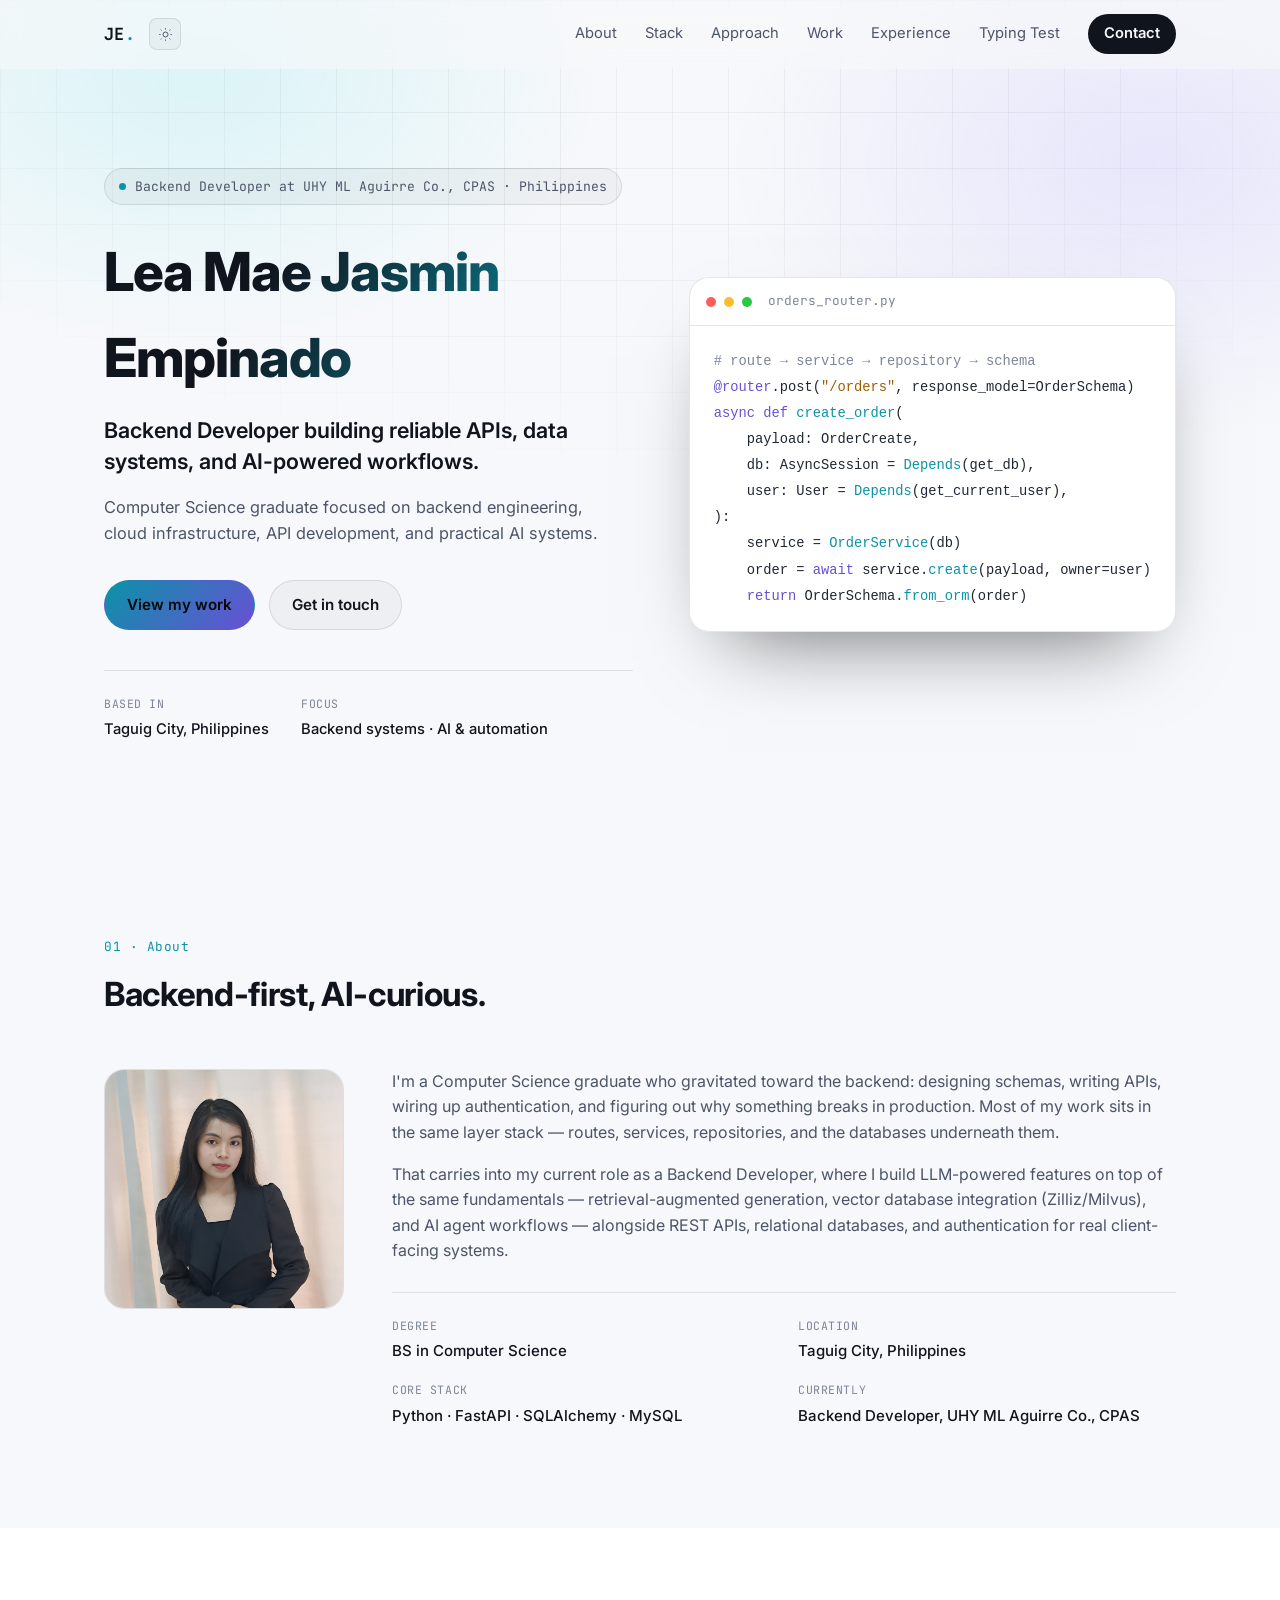
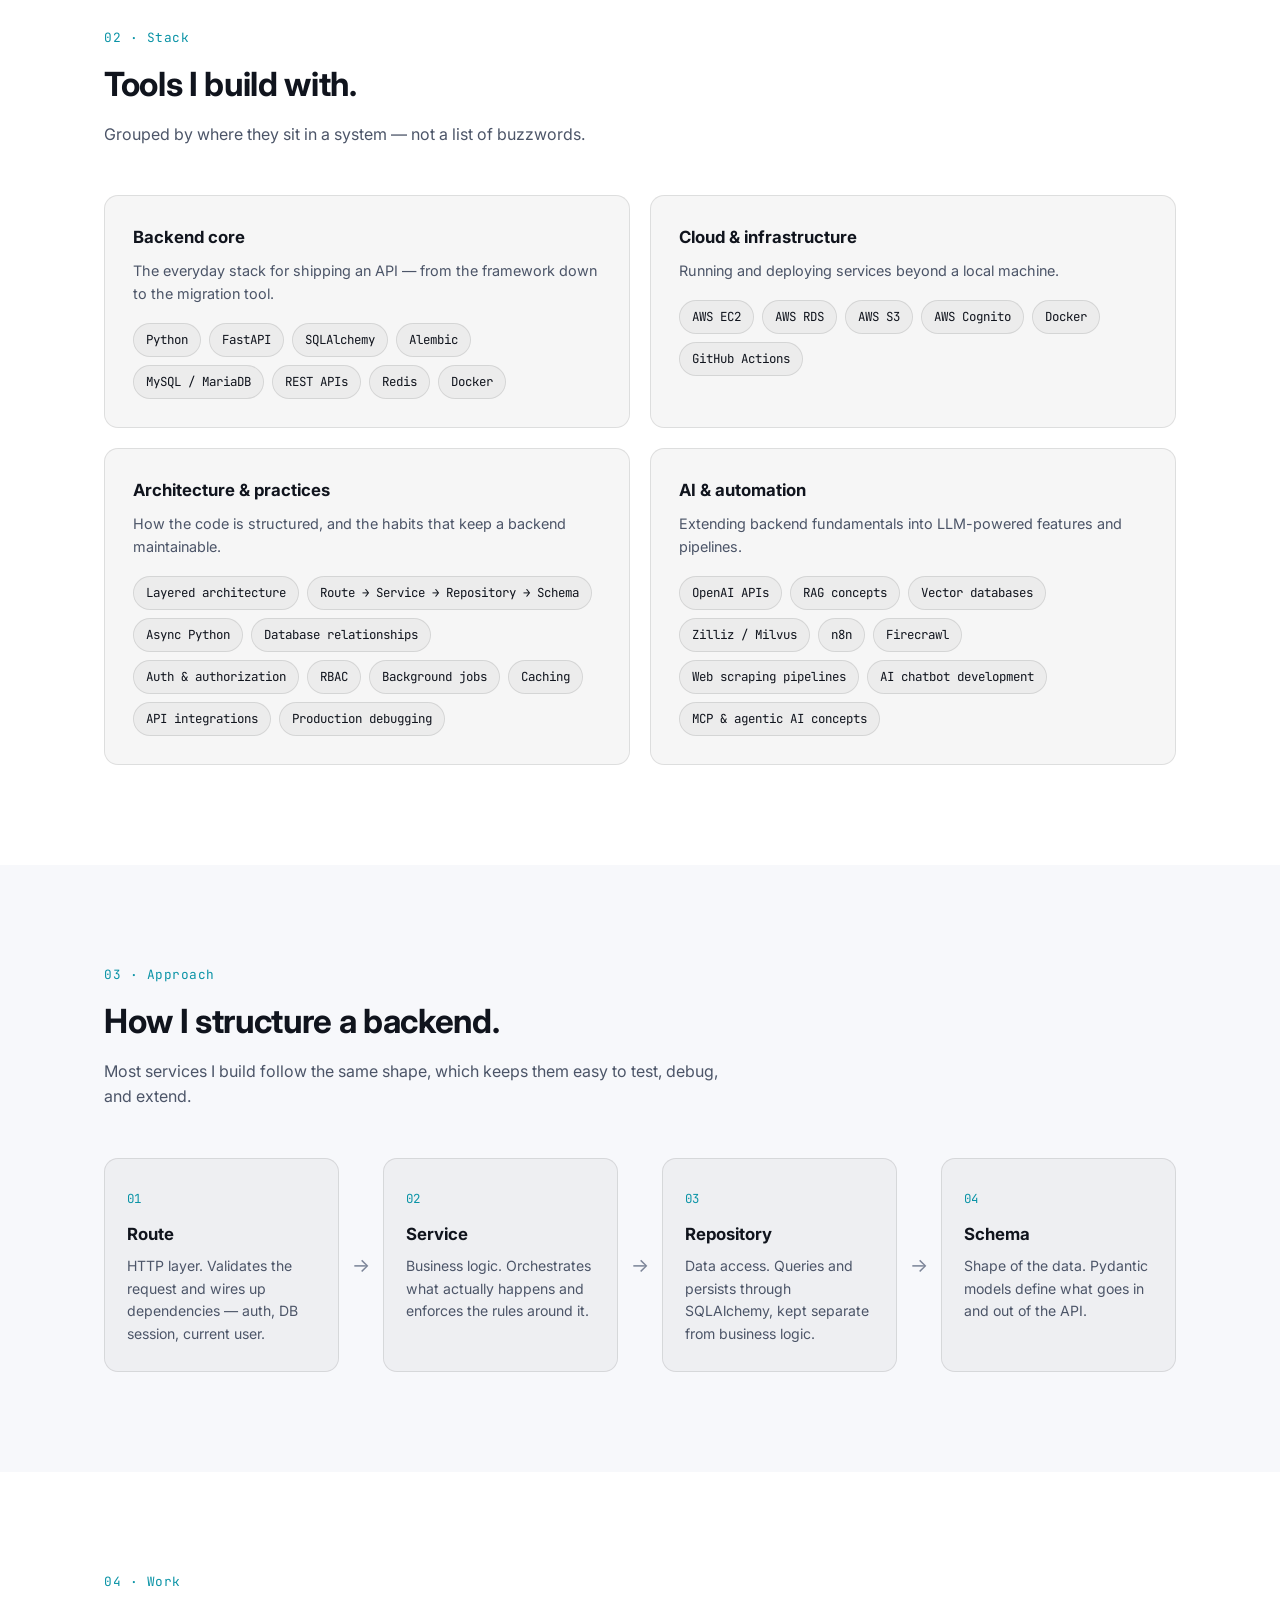
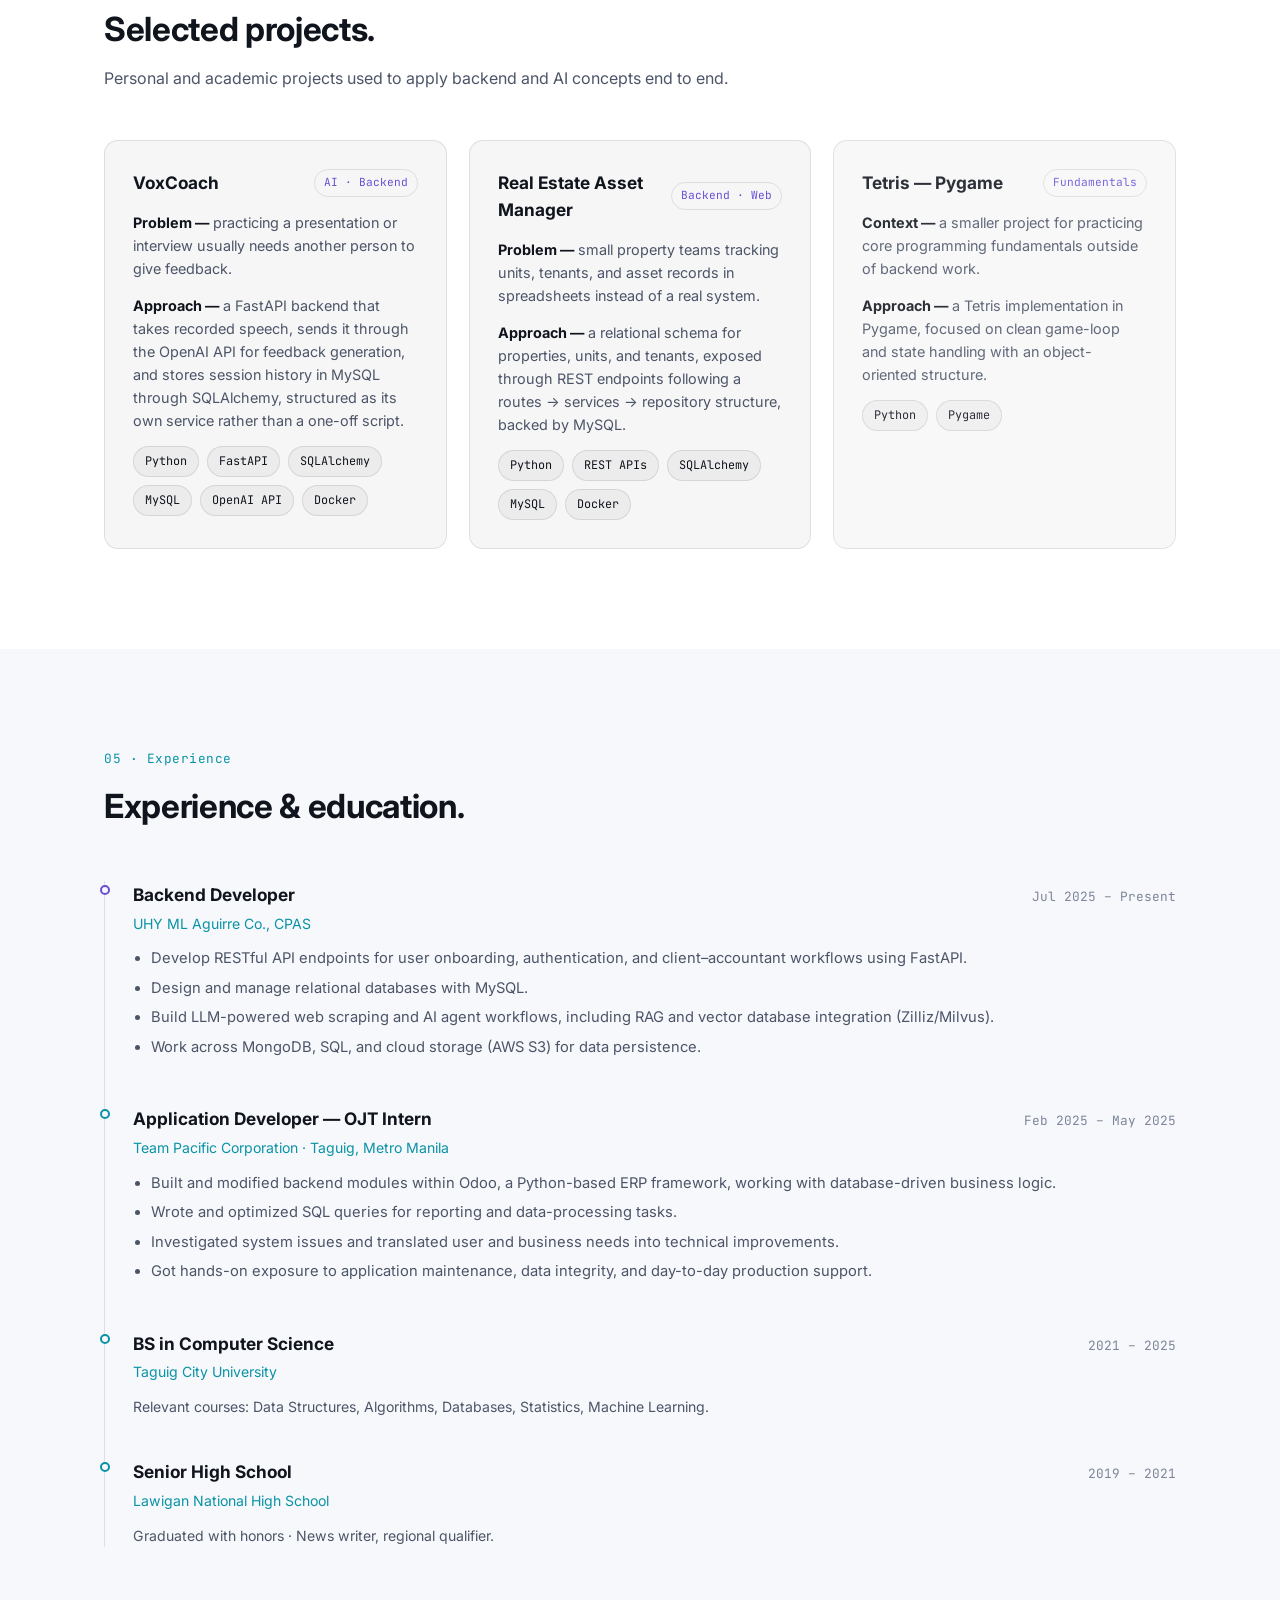
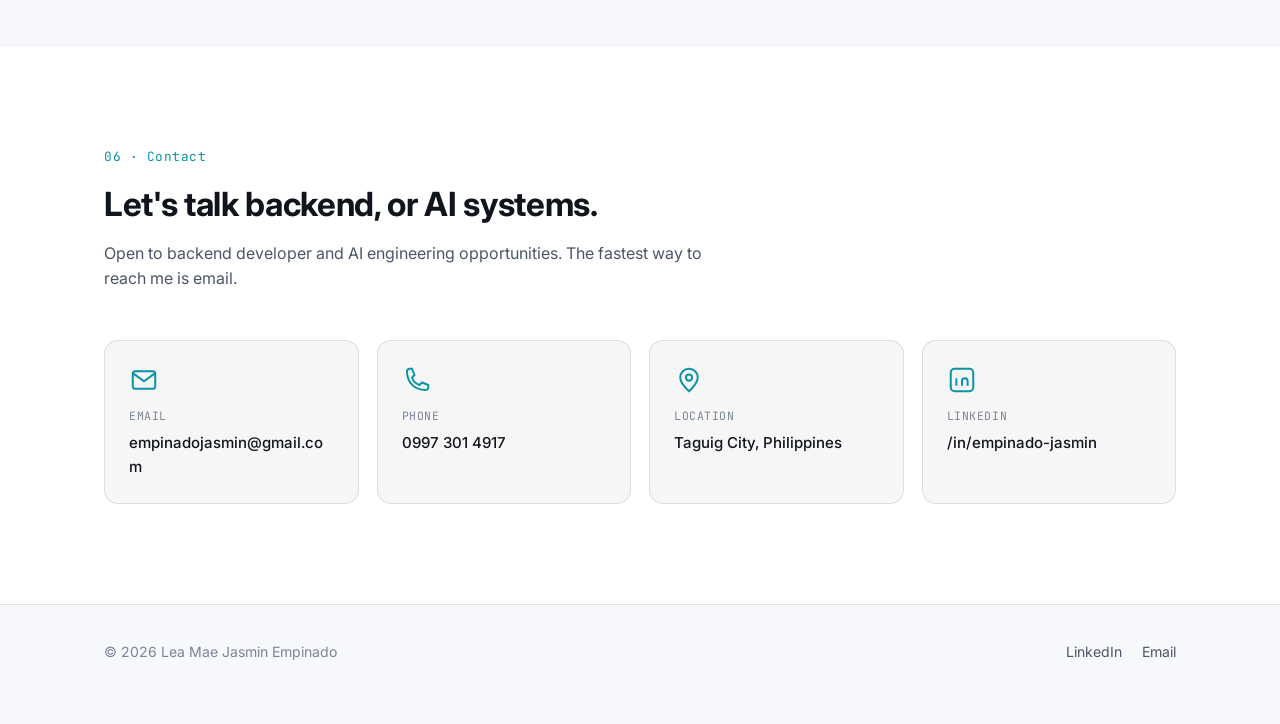
<file: index.html>
<!DOCTYPE html>
<html lang="en">

<head>
  <script>
    (function () {
      try {
        var saved = localStorage.getItem('theme');
        var theme = (saved === 'light' || saved === 'dark')
          ? saved
          : (window.matchMedia('(prefers-color-scheme: light)').matches ? 'light' : 'dark');
        document.documentElement.setAttribute('data-theme', theme);
      } catch (e) {
        document.documentElement.setAttribute('data-theme', 'dark');
      }
    })();
  </script>
  <meta charset="utf-8">
  <meta name="viewport" content="width=device-width, initial-scale=1.0">
  <title>Lea Mae Jasmin Empinado — Backend Developer</title>
  <meta name="description" content="Lea Mae Jasmin Empinado is a Backend Developer and Computer Science graduate building reliable APIs, data systems, and AI-powered workflows.">

  <link rel="icon" href="assets/img/favicon.jpg">
  <link rel="apple-touch-icon" href="assets/img/apple-touch-icon.jpg">

  <link rel="preconnect" href="https://fonts.googleapis.com">
  <link rel="preconnect" href="https://fonts.gstatic.com" crossorigin>
  <link href="https://fonts.googleapis.com/css2?family=Inter:wght@400;500;600;700;800&family=JetBrains+Mono:wght@400;500;600;700&display=swap" rel="stylesheet">

  <link href="assets/css/portfolio.css" rel="stylesheet">
</head>

<body>

  <div class="bg-grid" aria-hidden="true"></div>
  <div class="bg-glow" aria-hidden="true"></div>

  <a class="skip-link" href="#main">Skip to content</a>

  <!-- ===== Nav ===== -->
  <header class="site-header" id="siteHeader">
    <nav class="nav container">
      <div class="nav-brand">
        <a href="#top" class="nav-logo">JE<span class="dot">.</span></a>
        <button class="theme-toggle" id="themeToggle" type="button" aria-label="Toggle color theme">
          <svg class="icon-sun" viewBox="0 0 24 24" fill="none" stroke="currentColor" stroke-width="1.6"><circle cx="12" cy="12" r="4"/><path d="M12 2v2M12 20v2M4.2 4.2l1.4 1.4M18.4 18.4l1.4 1.4M2 12h2M20 12h2M4.2 19.8l1.4-1.4M18.4 5.6l1.4-1.4"/></svg>
          <svg class="icon-moon" viewBox="0 0 24 24" fill="none" stroke="currentColor" stroke-width="1.6"><path d="M20 14.5A8.5 8.5 0 1 1 9.5 4a7 7 0 0 0 10.5 10.5Z"/></svg>
        </button>
      </div>

      <button class="nav-toggle" id="navToggle" aria-label="Toggle navigation" aria-expanded="false">
        <span></span><span></span><span></span>
      </button>

      <div class="nav-links" id="navLinks">
        <a href="#about" class="nav-link">About</a>
        <a href="#stack" class="nav-link">Stack</a>
        <a href="#architecture" class="nav-link">Approach</a>
        <a href="#work" class="nav-link">Work</a>
        <a href="#experience" class="nav-link">Experience</a>
        <a href="typing-test.html" class="nav-link">Typing Test</a>
        <a href="#contact" class="nav-link nav-cta">Contact</a>
      </div>
    </nav>
  </header>

  <main id="main">

    <!-- ===== Hero ===== -->
    <section class="hero" id="top">
      <div class="container hero-grid">

        <div class="hero-copy reveal">
          <p class="eyebrow"><span class="status-dot"></span>Backend Developer at UHY ML Aguirre Co., CPAS · Philippines</p>
          <h1>
            Lea Mae Jasmin Empinado
          </h1>
          <h2 class="hero-role">Backend Developer building reliable APIs, data systems, and AI-powered workflows.</h2>
          <p class="hero-sub">Computer Science graduate focused on backend engineering, cloud infrastructure, API development, and practical AI systems.</p>

          <div class="hero-actions">
            <a href="#work" class="btn btn-primary">View my work</a>
            <a href="#contact" class="btn btn-ghost">Get in touch</a>
          </div>

          <div class="hero-meta">
            <div class="hero-meta-item">
              <span class="hero-meta-label">Based in</span>
              <span class="hero-meta-value">Taguig City, Philippines</span>
            </div>
            <div class="hero-meta-item">
              <span class="hero-meta-label">Focus</span>
              <span class="hero-meta-value">Backend systems · AI &amp; automation</span>
            </div>
          </div>
        </div>

        <div class="hero-visual reveal" data-reveal-delay="120">
          <div class="code-window" role="img" aria-label="Code editor showing a layered FastAPI route handler">
            <div class="code-window-bar">
              <span class="code-dot dot-red"></span>
              <span class="code-dot dot-yellow"></span>
              <span class="code-dot dot-green"></span>
              <span class="code-window-title">orders_router.py</span>
            </div>
            <pre class="code-body"><code><span class="c-com"># route → service → repository → schema</span>
<span class="c-kw">@router</span>.post(<span class="c-str">"/orders"</span>, response_model=OrderSchema)
<span class="c-kw">async def</span> <span class="c-fn">create_order</span>(
    payload: OrderCreate,
    db: AsyncSession = <span class="c-fn">Depends</span>(get_db),
    user: User = <span class="c-fn">Depends</span>(get_current_user),
):
    service = <span class="c-fn">OrderService</span>(db)
    order = <span class="c-kw">await</span> service.<span class="c-fn">create</span>(payload, owner=user)
    <span class="c-kw">return</span> OrderSchema.<span class="c-fn">from_orm</span>(order)</code></pre>
          </div>
        </div>

      </div>
    </section>

    <!-- ===== About ===== -->
    <section class="section" id="about">
      <div class="container">
        <div class="section-head reveal">
          <p class="section-tag">01 · About</p>
          <h2>Backend-first, AI-curious.</h2>
        </div>

        <div class="about-grid">
          <div class="about-photo reveal">
            <img src="assets/img/profile-img.jpg" alt="Jasmin Empinado" loading="lazy">
          </div>

          <div class="about-copy reveal" data-reveal-delay="100">
            <p>
              I'm a Computer Science graduate who gravitated toward the backend: designing schemas, writing APIs,
              wiring up authentication, and figuring out why something breaks in production. Most of my work sits
              in the same layer stack — routes, services, repositories, and the databases underneath them.
            </p>
            <p>
              That carries into my current role as a Backend Developer, where I build LLM-powered features on top
              of the same fundamentals — retrieval-augmented generation, vector database integration
              (Zilliz/Milvus), and AI agent workflows — alongside REST APIs, relational databases, and
              authentication for real client-facing systems.
            </p>

            <div class="about-facts">
              <div class="fact">
                <span class="fact-k">Degree</span>
                <span class="fact-v">BS in Computer Science</span>
              </div>
              <div class="fact">
                <span class="fact-k">Location</span>
                <span class="fact-v">Taguig City, Philippines</span>
              </div>
              <div class="fact">
                <span class="fact-k">Core stack</span>
                <span class="fact-v">Python · FastAPI · SQLAlchemy · MySQL</span>
              </div>
              <div class="fact">
                <span class="fact-k">Currently</span>
                <span class="fact-v">Backend Developer, UHY ML Aguirre Co., CPAS</span>
              </div>
            </div>
          </div>
        </div>
      </div>
    </section>

    <!-- ===== Stack ===== -->
    <section class="section section-alt" id="stack">
      <div class="container">
        <div class="section-head reveal">
          <p class="section-tag">02 · Stack</p>
          <h2>Tools I build with.</h2>
          <p class="section-sub">Grouped by where they sit in a system — not a list of buzzwords.</p>
        </div>

        <div class="stack-grid reveal" data-reveal-delay="80">

          <div class="stack-card">
            <h3>Backend core</h3>
            <p>The everyday stack for shipping an API — from the framework down to the migration tool.</p>
            <div class="chips">
              <span class="chip">Python</span>
              <span class="chip">FastAPI</span>
              <span class="chip">SQLAlchemy</span>
              <span class="chip">Alembic</span>
              <span class="chip">MySQL / MariaDB</span>
              <span class="chip">REST APIs</span>
              <span class="chip">Redis</span>
              <span class="chip">Docker</span>
            </div>
          </div>

          <div class="stack-card">
            <h3>Cloud &amp; infrastructure</h3>
            <p>Running and deploying services beyond a local machine.</p>
            <div class="chips">
              <span class="chip">AWS EC2</span>
              <span class="chip">AWS RDS</span>
              <span class="chip">AWS S3</span>
              <span class="chip">AWS Cognito</span>
              <span class="chip">Docker</span>
              <span class="chip">GitHub Actions</span>
            </div>
          </div>

          <div class="stack-card">
            <h3>Architecture &amp; practices</h3>
            <p>How the code is structured, and the habits that keep a backend maintainable.</p>
            <div class="chips">
              <span class="chip">Layered architecture</span>
              <span class="chip">Route → Service → Repository → Schema</span>
              <span class="chip">Async Python</span>
              <span class="chip">Database relationships</span>
              <span class="chip">Auth &amp; authorization</span>
              <span class="chip">RBAC</span>
              <span class="chip">Background jobs</span>
              <span class="chip">Caching</span>
              <span class="chip">API integrations</span>
              <span class="chip">Production debugging</span>
            </div>
          </div>

          <div class="stack-card">
            <h3>AI &amp; automation</h3>
            <p>Extending backend fundamentals into LLM-powered features and pipelines.</p>
            <div class="chips">
              <span class="chip">OpenAI APIs</span>
              <span class="chip">RAG concepts</span>
              <span class="chip">Vector databases</span>
              <span class="chip">Zilliz / Milvus</span>
              <span class="chip">n8n</span>
              <span class="chip">Firecrawl</span>
              <span class="chip">Web scraping pipelines</span>
              <span class="chip">AI chatbot development</span>
              <span class="chip">MCP &amp; agentic AI concepts</span>
            </div>
          </div>

        </div>
      </div>
    </section>

    <!-- ===== Architecture / Approach ===== -->
    <section class="section" id="architecture">
      <div class="container">
        <div class="section-head reveal">
          <p class="section-tag">03 · Approach</p>
          <h2>How I structure a backend.</h2>
          <p class="section-sub">Most services I build follow the same shape, which keeps them easy to test, debug, and extend.</p>
        </div>

        <div class="flow reveal" data-reveal-delay="80">
          <div class="flow-step">
            <span class="flow-index">01</span>
            <h3>Route</h3>
            <p>HTTP layer. Validates the request and wires up dependencies — auth, DB session, current user.</p>
          </div>
          <div class="flow-arrow" aria-hidden="true">→</div>
          <div class="flow-step">
            <span class="flow-index">02</span>
            <h3>Service</h3>
            <p>Business logic. Orchestrates what actually happens and enforces the rules around it.</p>
          </div>
          <div class="flow-arrow" aria-hidden="true">→</div>
          <div class="flow-step">
            <span class="flow-index">03</span>
            <h3>Repository</h3>
            <p>Data access. Queries and persists through SQLAlchemy, kept separate from business logic.</p>
          </div>
          <div class="flow-arrow" aria-hidden="true">→</div>
          <div class="flow-step">
            <span class="flow-index">04</span>
            <h3>Schema</h3>
            <p>Shape of the data. Pydantic models define what goes in and out of the API.</p>
          </div>
        </div>
      </div>
    </section>

    <!-- ===== Work ===== -->
    <section class="section section-alt" id="work">
      <div class="container">
        <div class="section-head reveal">
          <p class="section-tag">04 · Work</p>
          <h2>Selected projects.</h2>
          <p class="section-sub">Personal and academic projects used to apply backend and AI concepts end to end.</p>
        </div>

        <div class="projects reveal" data-reveal-delay="80">

          <article class="project-card">
            <div class="project-head">
              <h3>VoxCoach</h3>
              <span class="project-kind">AI · Backend</span>
            </div>
            <p class="project-problem"><strong>Problem —</strong> practicing a presentation or interview usually needs another person to give feedback.</p>
            <p class="project-approach"><strong>Approach —</strong> a FastAPI backend that takes recorded speech, sends it through the OpenAI API for feedback generation, and stores session history in MySQL through SQLAlchemy, structured as its own service rather than a one-off script.</p>
            <div class="chips chips-sm">
              <span class="chip">Python</span>
              <span class="chip">FastAPI</span>
              <span class="chip">SQLAlchemy</span>
              <span class="chip">MySQL</span>
              <span class="chip">OpenAI API</span>
              <span class="chip">Docker</span>
            </div>
          </article>

          <article class="project-card">
            <div class="project-head">
              <h3>Real Estate Asset Manager</h3>
              <span class="project-kind">Backend · Web</span>
            </div>
            <p class="project-problem"><strong>Problem —</strong> small property teams tracking units, tenants, and asset records in spreadsheets instead of a real system.</p>
            <p class="project-approach"><strong>Approach —</strong> a relational schema for properties, units, and tenants, exposed through REST endpoints following a routes → services → repository structure, backed by MySQL.</p>
            <div class="chips chips-sm">
              <span class="chip">Python</span>
              <span class="chip">REST APIs</span>
              <span class="chip">SQLAlchemy</span>
              <span class="chip">MySQL</span>
              <span class="chip">Docker</span>
            </div>
          </article>

          <article class="project-card project-card-secondary">
            <div class="project-head">
              <h3>Tetris — Pygame</h3>
              <span class="project-kind">Fundamentals</span>
            </div>
            <p class="project-problem"><strong>Context —</strong> a smaller project for practicing core programming fundamentals outside of backend work.</p>
            <p class="project-approach"><strong>Approach —</strong> a Tetris implementation in Pygame, focused on clean game-loop and state handling with an object-oriented structure.</p>
            <div class="chips chips-sm">
              <span class="chip">Python</span>
              <span class="chip">Pygame</span>
            </div>
          </article>

        </div>
      </div>
    </section>

    <!-- ===== Experience ===== -->
    <section class="section" id="experience">
      <div class="container">
        <div class="section-head reveal">
          <p class="section-tag">05 · Experience</p>
          <h2>Experience &amp; education.</h2>
        </div>

        <div class="timeline reveal" data-reveal-delay="80">

          <div class="timeline-item timeline-item-current">
            <div class="timeline-marker timeline-marker-current"></div>
            <div class="timeline-content">
              <div class="timeline-top">
                <h3>Backend Developer</h3>
                <span class="timeline-date">Jul 2025 – Present</span>
              </div>
              <p class="timeline-org">UHY ML Aguirre Co., CPAS</p>
              <ul class="timeline-list">
                <li>Develop RESTful API endpoints for user onboarding, authentication, and client–accountant workflows using FastAPI.</li>
                <li>Design and manage relational databases with MySQL.</li>
                <li>Build LLM-powered web scraping and AI agent workflows, including RAG and vector database integration (Zilliz/Milvus).</li>
                <li>Work across MongoDB, SQL, and cloud storage (AWS S3) for data persistence.</li>
              </ul>
            </div>
          </div>

          <div class="timeline-item">
            <div class="timeline-marker"></div>
            <div class="timeline-content">
              <div class="timeline-top">
                <h3>Application Developer — OJT Intern</h3>
                <span class="timeline-date">Feb 2025 – May 2025</span>
              </div>
              <p class="timeline-org">Team Pacific Corporation · Taguig, Metro Manila</p>
              <ul class="timeline-list">
                <li>Built and modified backend modules within Odoo, a Python-based ERP framework, working with database-driven business logic.</li>
                <li>Wrote and optimized SQL queries for reporting and data-processing tasks.</li>
                <li>Investigated system issues and translated user and business needs into technical improvements.</li>
                <li>Got hands-on exposure to application maintenance, data integrity, and day-to-day production support.</li>
              </ul>
            </div>
          </div>

          <div class="timeline-item">
            <div class="timeline-marker"></div>
            <div class="timeline-content">
              <div class="timeline-top">
                <h3>BS in Computer Science</h3>
                <span class="timeline-date">2021 – 2025</span>
              </div>
              <p class="timeline-org">Taguig City University</p>
              <p class="timeline-note">Relevant courses: Data Structures, Algorithms, Databases, Statistics, Machine Learning.</p>
            </div>
          </div>

          <div class="timeline-item">
            <div class="timeline-marker"></div>
            <div class="timeline-content">
              <div class="timeline-top">
                <h3>Senior High School</h3>
                <span class="timeline-date">2019 – 2021</span>
              </div>
              <p class="timeline-org">Lawigan National High School</p>
              <p class="timeline-note">Graduated with honors · News writer, regional qualifier.</p>
            </div>
          </div>

        </div>
      </div>
    </section>

    <!-- ===== Contact ===== -->
    <section class="section section-alt" id="contact">
      <div class="container">
        <div class="section-head reveal">
          <p class="section-tag">06 · Contact</p>
          <h2>Let's talk backend, or AI systems.</h2>
          <p class="section-sub">Open to backend developer and AI engineering opportunities. The fastest way to reach me is email.</p>
        </div>

        <div class="contact-grid reveal" data-reveal-delay="80">

          <a class="contact-card" href="mailto:empinadojasmin@gmail.com">
            <span class="contact-icon" aria-hidden="true">
              <svg viewBox="0 0 24 24" fill="none" stroke="currentColor" stroke-width="1.6"><path d="M3 6.5 12 13l9-6.5"/><rect x="3" y="5" width="18" height="14" rx="2"/></svg>
            </span>
            <span class="contact-label">Email</span>
            <span class="contact-value">empinadojasmin@gmail.com</span>
          </a>

          <a class="contact-card" href="tel:+639973014917">
            <span class="contact-icon" aria-hidden="true">
              <svg viewBox="0 0 24 24" fill="none" stroke="currentColor" stroke-width="1.6"><path d="M4 5c0-1 1-2 2-2h2l2 5-2 2c1 3 3 5 6 6l2-2 5 2v2c0 1-1 2-2 2C10 20 4 14 4 5Z"/></svg>
            </span>
            <span class="contact-label">Phone</span>
            <span class="contact-value">0997 301 4917</span>
          </a>

          <div class="contact-card contact-card-static">
            <span class="contact-icon" aria-hidden="true">
              <svg viewBox="0 0 24 24" fill="none" stroke="currentColor" stroke-width="1.6"><path d="M12 21s7-6.5 7-11a7 7 0 0 0-14 0c0 4.5 7 11 7 11Z"/><circle cx="12" cy="10" r="2.5"/></svg>
            </span>
            <span class="contact-label">Location</span>
            <span class="contact-value">Taguig City, Philippines</span>
          </div>

          <a class="contact-card" href="https://www.linkedin.com/in/empinado-jasmin/" target="_blank" rel="noopener">
            <span class="contact-icon" aria-hidden="true">
              <svg viewBox="0 0 24 24" fill="none" stroke="currentColor" stroke-width="1.6"><rect x="3" y="3" width="18" height="18" rx="3"/><path d="M7.5 10.5v6M7.5 7.75v.01M12 16.5v-3.75c0-1.25 1-2.25 2.25-2.25S16.5 11.5 16.5 12.75v3.75"/></svg>
            </span>
            <span class="contact-label">LinkedIn</span>
            <span class="contact-value">/in/empinado-jasmin</span>
          </a>

        </div>
      </div>
    </section>

  </main>

  <footer class="footer">
    <div class="container footer-inner">
      <p>&copy; <span id="year"></span> Lea Mae Jasmin Empinado</p>
      <div class="footer-links">
        <a href="https://www.linkedin.com/in/empinado-jasmin/" target="_blank" rel="noopener">LinkedIn</a>
        <!-- <a href="https://www.facebook.com/jhazmine.empinado" target="_blank" rel="noopener">Indeed</a> -->
        <a href="mailto:empinadojasmin@gmail.com">Email</a>
      </div>
    </div>
  </footer>

  <a href="#top" class="back-to-top" aria-label="Back to top">
    <svg viewBox="0 0 24 24" fill="none" stroke="currentColor" stroke-width="2"><path d="M12 19V5M5 12l7-7 7 7"/></svg>
  </a>

  <script src="assets/js/portfolio.js"></script>
</body>

</html>
</file>
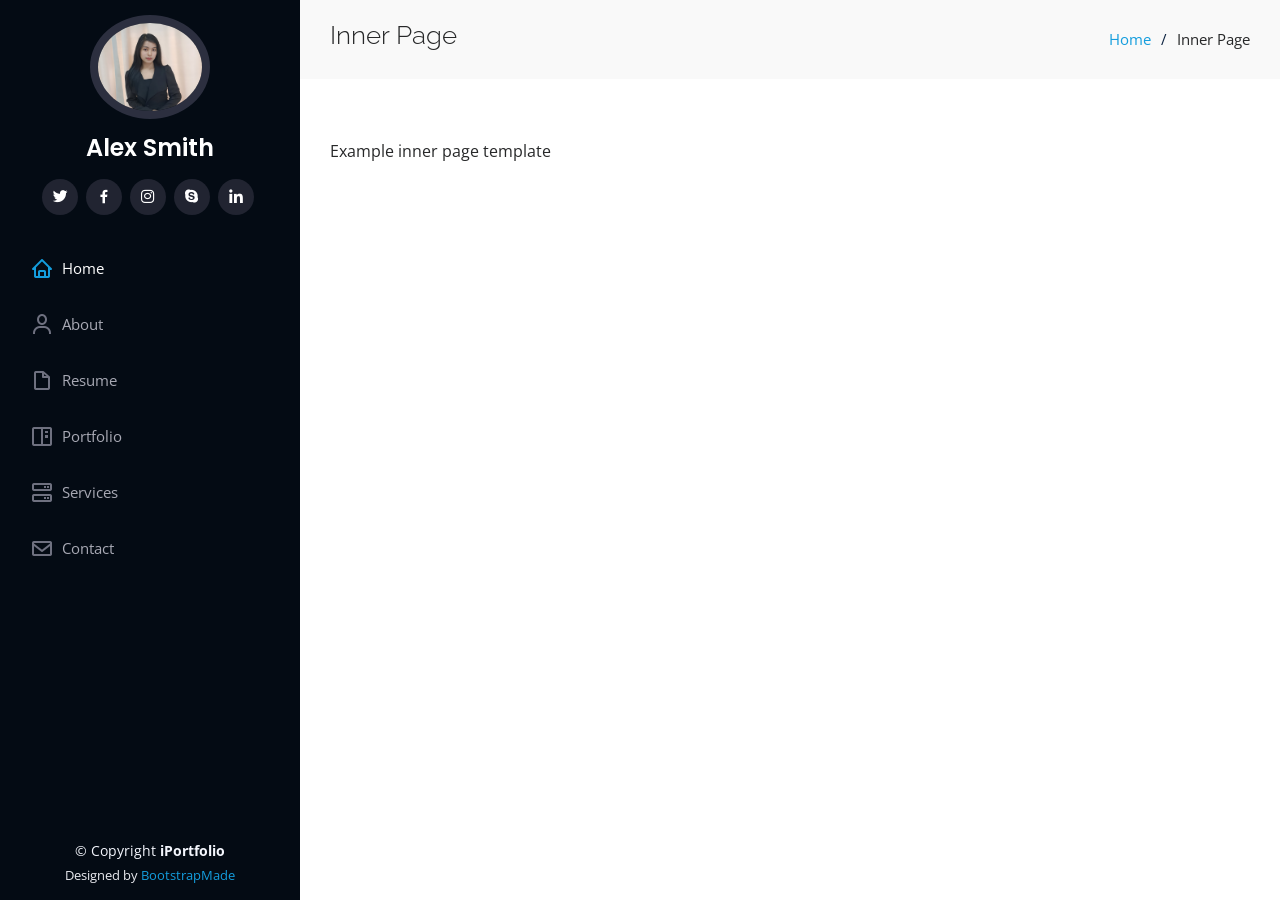
<file: inner-page.html>
<!DOCTYPE html>
<html lang="en">

<head>
  <meta charset="utf-8">
  <meta content="width=device-width, initial-scale=1.0" name="viewport">

  <title>Inner Page - iPortfolio Bootstrap Template</title>
  <meta content="" name="description">
  <meta content="" name="keywords">

  <!-- Favicons -->
  <link href="assets/img/favicon.png" rel="icon">
  <link href="assets/img/apple-touch-icon.png" rel="apple-touch-icon">

  <!-- Google Fonts -->
  <link href="https://fonts.googleapis.com/css?family=Open+Sans:300,300i,400,400i,600,600i,700,700i|Raleway:300,300i,400,400i,500,500i,600,600i,700,700i|Poppins:300,300i,400,400i,500,500i,600,600i,700,700i" rel="stylesheet">

  <!-- Vendor CSS Files -->
  <link href="assets/vendor/aos/aos.css" rel="stylesheet">
  <link href="assets/vendor/bootstrap/css/bootstrap.min.css" rel="stylesheet">
  <link href="assets/vendor/bootstrap-icons/bootstrap-icons.css" rel="stylesheet">
  <link href="assets/vendor/boxicons/css/boxicons.min.css" rel="stylesheet">
  <link href="assets/vendor/glightbox/css/glightbox.min.css" rel="stylesheet">
  <link href="assets/vendor/swiper/swiper-bundle.min.css" rel="stylesheet">

  <!-- Template Main CSS File -->
  <link href="assets/css/style.css" rel="stylesheet">

  <!-- =======================================================
  * Template Name: iPortfolio
  * Template URL: https://bootstrapmade.com/iportfolio-bootstrap-portfolio-websites-template/
  * Updated: Mar 17 2024 with Bootstrap v5.3.3
  * Author: BootstrapMade.com
  * License: https://bootstrapmade.com/license/
  ======================================================== -->
</head>

<body>

  <!-- ======= Mobile nav toggle button ======= -->
  <i class="bi bi-list mobile-nav-toggle d-xl-none"></i>

  <!-- ======= Header ======= -->
  <header id="header">
    <div class="d-flex flex-column">

      <div class="profile">
        <img src="assets/img/profile-img.jpg" alt="" class="img-fluid rounded-circle">
        <h1 class="text-light"><a href="index.html">Alex Smith</a></h1>
        <div class="social-links mt-3 text-center">
          <a href="#" class="twitter"><i class="bx bxl-twitter"></i></a>
          <a href="#" class="facebook"><i class="bx bxl-facebook"></i></a>
          <a href="#" class="instagram"><i class="bx bxl-instagram"></i></a>
          <a href="#" class="google-plus"><i class="bx bxl-skype"></i></a>
          <a href="#" class="linkedin"><i class="bx bxl-linkedin"></i></a>
        </div>
      </div>

      <nav id="navbar" class="nav-menu navbar">
        <ul>
          <li><a href="#hero" class="nav-link scrollto active"><i class="bx bx-home"></i> <span>Home</span></a></li>
          <li><a href="#about" class="nav-link scrollto"><i class="bx bx-user"></i> <span>About</span></a></li>
          <li><a href="#resume" class="nav-link scrollto"><i class="bx bx-file-blank"></i> <span>Resume</span></a></li>
          <li><a href="#portfolio" class="nav-link scrollto"><i class="bx bx-book-content"></i> <span>Portfolio</span></a></li>
          <li><a href="#services" class="nav-link scrollto"><i class="bx bx-server"></i> <span>Services</span></a></li>
          <li><a href="#contact" class="nav-link scrollto"><i class="bx bx-envelope"></i> <span>Contact</span></a></li>
        </ul>
      </nav><!-- .nav-menu -->
    </div>
  </header><!-- End Header -->

  <main id="main">

    <!-- ======= Breadcrumbs ======= -->
    <section class="breadcrumbs">
      <div class="container">

        <div class="d-flex justify-content-between align-items-center">
          <h2>Inner Page</h2>
          <ol>
            <li><a href="index.html">Home</a></li>
            <li>Inner Page</li>
          </ol>
        </div>

      </div>
    </section><!-- End Breadcrumbs -->

    <section class="inner-page">
      <div class="container">
        <p>
          Example inner page template
        </p>
      </div>
    </section>

  </main><!-- End #main -->

  <!-- ======= Footer ======= -->
  <footer id="footer">
    <div class="container">
      <div class="copyright">
        &copy; Copyright <strong><span>iPortfolio</span></strong>
      </div>
      <div class="credits">
        <!-- All the links in the footer should remain intact. -->
        <!-- You can delete the links only if you purchased the pro version. -->
        <!-- Licensing information: https://bootstrapmade.com/license/ -->
        <!-- Purchase the pro version with working PHP/AJAX contact form: https://bootstrapmade.com/iportfolio-bootstrap-portfolio-websites-template/ -->
        Designed by <a href="https://bootstrapmade.com/">BootstrapMade</a>
      </div>
    </div>
  </footer><!-- End  Footer -->

  <a href="#" class="back-to-top d-flex align-items-center justify-content-center"><i class="bi bi-arrow-up-short"></i></a>

  <!-- Vendor JS Files -->
  <script src="assets/vendor/purecounter/purecounter_vanilla.js"></script>
  <script src="assets/vendor/aos/aos.js"></script>
  <script src="assets/vendor/bootstrap/js/bootstrap.bundle.min.js"></script>
  <script src="assets/vendor/glightbox/js/glightbox.min.js"></script>
  <script src="assets/vendor/isotope-layout/isotope.pkgd.min.js"></script>
  <script src="assets/vendor/swiper/swiper-bundle.min.js"></script>
  <script src="assets/vendor/typed.js/typed.umd.js"></script>
  <script src="assets/vendor/waypoints/noframework.waypoints.js"></script>
  <script src="assets/vendor/php-email-form/validate.js"></script>

  <!-- Template Main JS File -->
  <script src="assets/js/main.js"></script>

</body>

</html>
</file>
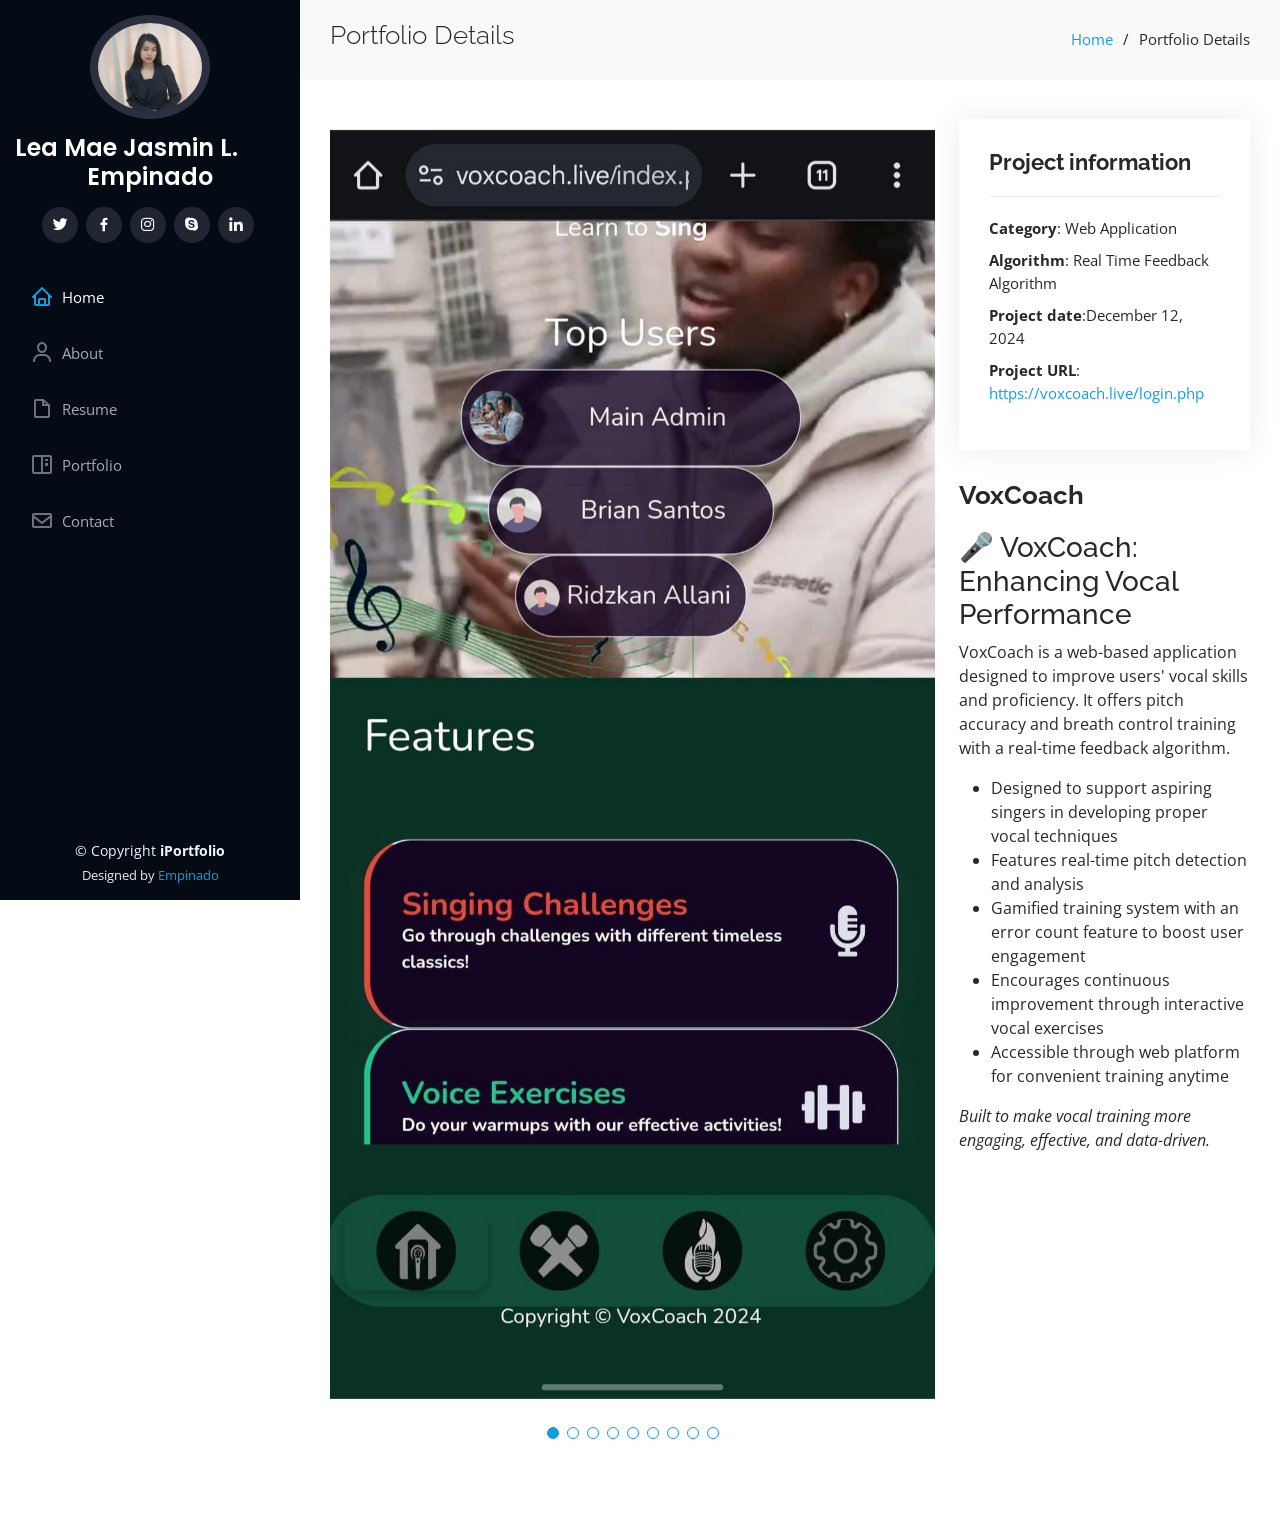
<file: portfolio-details.html>
<!DOCTYPE html>
<html lang="en">

<head>
  <meta charset="utf-8">
  <meta content="width=device-width, initial-scale=1.0" name="viewport">

  <title>Portfolio Details</title>
  <meta content="" name="description">
  <meta content="" name="keywords">

  <!-- Favicons -->
  <link href="assets/img/favicon.png" rel="icon">
  <link href="assets/img/apple-touch-icon.png" rel="apple-touch-icon">

  <!-- Google Fonts -->
  <link href="https://fonts.googleapis.com/css?family=Open+Sans:300,300i,400,400i,600,600i,700,700i|Raleway:300,300i,400,400i,500,500i,600,600i,700,700i|Poppins:300,300i,400,400i,500,500i,600,600i,700,700i" rel="stylesheet">

  <!-- Vendor CSS Files -->
  <link href="assets/vendor/aos/aos.css" rel="stylesheet">
  <link href="assets/vendor/bootstrap/css/bootstrap.min.css" rel="stylesheet">
  <link href="assets/vendor/bootstrap-icons/bootstrap-icons.css" rel="stylesheet">
  <link href="assets/vendor/boxicons/css/boxicons.min.css" rel="stylesheet">
  <link href="assets/vendor/glightbox/css/glightbox.min.css" rel="stylesheet">
  <link href="assets/vendor/swiper/swiper-bundle.min.css" rel="stylesheet">

  <!-- Template Main CSS File -->
  <link href="assets/css/style.css" rel="stylesheet">

  <!-- =======================================================
  * Template Name: iPortfolio
  * Template URL: https://bootstrapmade.com/iportfolio-bootstrap-portfolio-websites-template/
  * Updated: Mar 17 2024 with Bootstrap v5.3.3
  * Author: BootstrapMade.com
  * License: https://bootstrapmade.com/license/
  ======================================================== -->
</head>

<body>

  <!-- ======= Mobile nav toggle button ======= -->
  <i class="bi bi-list mobile-nav-toggle d-xl-none"></i>

  <!-- ======= Header ======= -->
  <header id="header">
    <div class="d-flex flex-column">

      <div class="profile">
        <img src="assets/img/profile-img.jpg" alt="" class="img-fluid rounded-circle">
        <h1 class="text-light"><a href="index.html">Lea Mae Jasmin L. Empinado</a></h1>
        <div class="social-links mt-3 text-center">
          <a href="#" class="twitter"><i class="bx bxl-twitter"></i></a>
          <a href="https://www.facebook.com/jhazmine.empinado" class="facebook"><i class="bx bxl-facebook"></i></a>
          <a href="#" class="instagram"><i class="bx bxl-instagram"></i></a>
          <a href="#" class="google-plus"><i class="bx bxl-skype"></i></a>
          <a href="https://www.linkedin.com/in/empinado-jasmin/" class="linkedin"><i class="bx bxl-linkedin"></i></a>
        </div>
      </div>

      <nav id="navbar" class="nav-menu navbar">
        <ul>
          <li><a href="#hero" class="nav-link scrollto active"><i class="bx bx-home"></i> <span>Home</span></a></li>
          <li><a href="#about" class="nav-link scrollto"><i class="bx bx-user"></i> <span>About</span></a></li>
          <li><a href="#resume" class="nav-link scrollto"><i class="bx bx-file-blank"></i> <span>Resume</span></a></li>
          <li><a href="#portfolio" class="nav-link scrollto"><i class="bx bx-book-content"></i> <span>Portfolio</span></a></li>
          <!-- <li><a href="#services" class="nav-link scrollto"><i class="bx bx-server"></i> <span>Services</span></a></li> -->
          <li><a href="#contact" class="nav-link scrollto"><i class="bx bx-envelope"></i> <span>Contact</span></a></li>
        </ul>
      </nav><!-- .nav-menu -->
    </div>
  </header><!-- End Header -->

  <main id="main">

    <!-- ======= Breadcrumbs ======= -->
    <section id="breadcrumbs" class="breadcrumbs">
      <div class="container">

        <div class="d-flex justify-content-between align-items-center">
          <h2>Portfolio Details</h2>
          <ol>
            <li><a href="index.html">Home</a></li>
            <li>Portfolio Details</li>
          </ol>
        </div>

      </div>
    </section><!-- End Breadcrumbs -->

    <!-- ======= Portfolio Details Section ======= -->
    <section id="portfolio-details" class="portfolio-details">
      <div class="container">

        <div class="row gy-4">

          <div class="col-lg-8">
            <div class="portfolio-details-slider swiper">
              <div class="swiper-wrapper align-items-center">

                <div class="swiper-slide">
                  <img src="assets/img/portfolio/portfolio-details-1.jpg" alt="">
                </div>

                <div class="swiper-slide">
                  <img src="assets/img/portfolio/portfolio-details-2.jpg" alt="">
                </div>

                <div class="swiper-slide">
                  <img src="assets/img/portfolio/portfolio-details-3.jpg" alt="">
                </div>
                <div class="swiper-slide">
                  <img src="assets/img/portfolio/portfolio-details-4.jpg" alt="">
                </div>

                <div class="swiper-slide">
                  <img src="assets/img/portfolio/portfolio-details-5.jpg" alt="">
                </div>

                <div class="swiper-slide">
                  <img src="assets/img/portfolio/portfolio-details-6.jpg" alt="">
                </div>
                <div class="swiper-slide">
                  <img src="assets/img/portfolio/portfolio-details-7.jpg" alt="">
                </div>

                <div class="swiper-slide">
                  <img src="assets/img/portfolio/portfolio-details-8.jpg" alt="">
                </div>

                <div class="swiper-slide">
                  <img src="assets/img/portfolio/portfolio-details-9.jpg" alt="">
                </div>
              </div>
              <div class="swiper-pagination"></div>
            </div>
          </div>

          <div class="col-lg-4">
            <div class="portfolio-info">
              <h3>Project information</h3>
              <ul>
                <li><strong>Category</strong>: Web Application</li>
                <li><strong>Algorithm</strong>: Real Time Feedback Algorithm</li>
                <li><strong>Project date</strong>:December 12, 2024</li>
                <li><strong>Project URL</strong>: <a href="#">https://voxcoach.live/login.php</a></li>

              </ul>
            </div>
            <div class="portfolio-description">
              <h2>VoxCoach</h2>
              <div class="project-description">
                <h3>🎤 VoxCoach: Enhancing Vocal Performance</h3>
                <p>
                  VoxCoach is a web-based application designed to improve users' vocal skills and proficiency.  
                  It offers pitch accuracy and breath control training with a real-time feedback algorithm.
                </p>
                <ul>
                  <li>Designed to support aspiring singers in developing proper vocal techniques</li>
                  <li>Features real-time pitch detection and analysis</li>
                  <li>Gamified training system with an error count feature to boost user engagement</li>
                  <li>Encourages continuous improvement through interactive vocal exercises</li>
                  <li>Accessible through web platform for convenient training anytime</li>
                </ul>
                <p><em>Built to make vocal training more engaging, effective, and data-driven.</em></p>
              </div>
              
            </div>
          </div>

        </div>

      </div>
    </section><!-- End Portfolio Details Section -->

  </main><!-- End #main -->

  <!-- ======= Footer ======= -->
  <footer id="footer">
    <div class="container">
      <div class="copyright">
        &copy; Copyright <strong><span>iPortfolio</span></strong>
      </div>
      <div class="credits">
        <!-- All the links in the footer should remain intact. -->
        <!-- You can delete the links only if you purchased the pro version. -->
        <!-- Licensing information: https://bootstrapmade.com/license/ -->
        <!-- Purchase the pro version with working PHP/AJAX contact form: https://bootstrapmade.com/iportfolio-bootstrap-portfolio-websites-template/ -->
        Designed by <a href="https://www.linkedin.com/in/empinado-jasmin/">Empinado</a>
      </div>
    </div>
  </footer><!-- End  Footer -->

  <a href="#" class="back-to-top d-flex align-items-center justify-content-center"><i class="bi bi-arrow-up-short"></i></a>

  <!-- Vendor JS Files -->
  <script src="assets/vendor/purecounter/purecounter_vanilla.js"></script>
  <script src="assets/vendor/aos/aos.js"></script>
  <script src="assets/vendor/bootstrap/js/bootstrap.bundle.min.js"></script>
  <script src="assets/vendor/glightbox/js/glightbox.min.js"></script>
  <script src="assets/vendor/isotope-layout/isotope.pkgd.min.js"></script>
  <script src="assets/vendor/swiper/swiper-bundle.min.js"></script>
  <script src="assets/vendor/typed.js/typed.umd.js"></script>
  <script src="assets/vendor/waypoints/noframework.waypoints.js"></script>
  <script src="assets/vendor/php-email-form/validate.js"></script>

  <!-- Template Main JS File -->
  <script src="assets/js/main.js"></script>

</body>

</html>
</file>
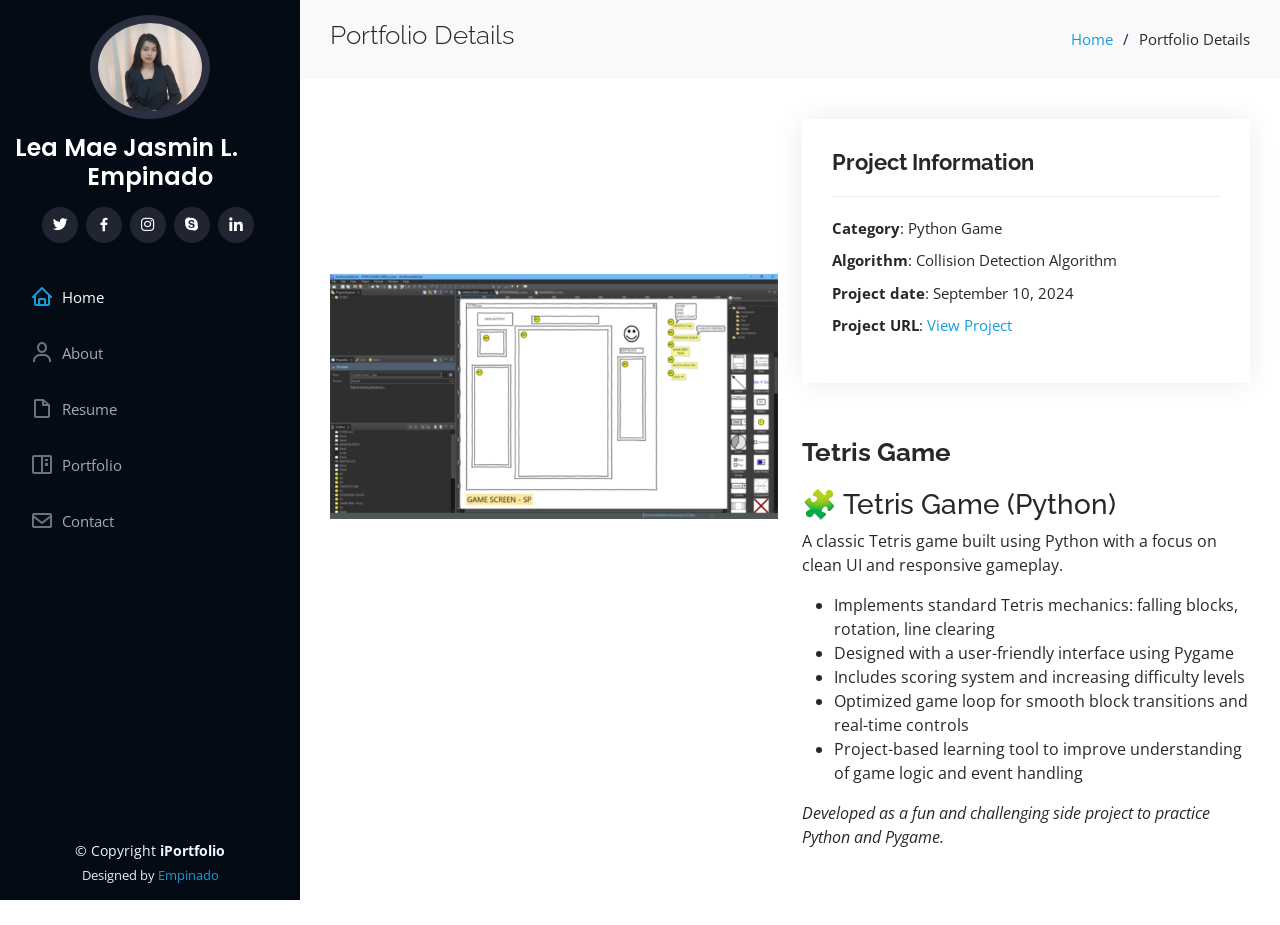
<file: portfolio-details3.html>
<!DOCTYPE html>
<html lang="en">

<head>
  <meta charset="utf-8">
  <meta content="width=device-width, initial-scale=1.0" name="viewport">

  <title>Portfolio Details</title>
  <meta content="" name="description">
  <meta content="" name="keywords">

  <!-- Favicons -->
  <link href="assets/img/favicon.png" rel="icon">
  <link href="assets/img/apple-touch-icon.png" rel="apple-touch-icon">

  <!-- Google Fonts -->
  <link href="https://fonts.googleapis.com/css?family=Open+Sans:300,300i,400,400i,600,600i,700,700i|Raleway:300,300i,400,400i,500,500i,600,600i,700,700i|Poppins:300,300i,400,400i,500,500i,600,600i,700,700i" rel="stylesheet">

  <!-- Vendor CSS Files -->
  <link href="assets/vendor/aos/aos.css" rel="stylesheet">
  <link href="assets/vendor/bootstrap/css/bootstrap.min.css" rel="stylesheet">
  <link href="assets/vendor/bootstrap-icons/bootstrap-icons.css" rel="stylesheet">
  <link href="assets/vendor/boxicons/css/boxicons.min.css" rel="stylesheet">
  <link href="assets/vendor/glightbox/css/glightbox.min.css" rel="stylesheet">
  <link href="assets/vendor/swiper/swiper-bundle.min.css" rel="stylesheet">

  <!-- Template Main CSS File -->
  <link href="assets/css/style.css" rel="stylesheet">

</head>

<body>

  <!-- ======= Mobile nav toggle button ======= -->
  <i class="bi bi-list mobile-nav-toggle d-xl-none"></i>

  <!-- ======= Header ======= -->
  <header id="header">
    <div class="d-flex flex-column">

      <div class="profile">
        <img src="assets/img/profile-img.jpg" alt="" class="img-fluid rounded-circle">
        <h1 class="text-light"><a href="index.html">Lea Mae Jasmin L. Empinado</a></h1>
        <div class="social-links mt-3 text-center">
          <a href="#" class="twitter"><i class="bx bxl-twitter"></i></a>
          <a href="https://www.facebook.com/jhazmine.empinado" class="facebook"><i class="bx bxl-facebook"></i></a>
          <a href="#" class="instagram"><i class="bx bxl-instagram"></i></a>
          <a href="#" class="google-plus"><i class="bx bxl-skype"></i></a>
          <a href="https://www.linkedin.com/in/empinado-jasmin/" class="linkedin"><i class="bx bxl-linkedin"></i></a>
        </div>
      </div>

      <nav id="navbar" class="nav-menu navbar">
        <ul>
          <li><a href="#hero" class="nav-link scrollto active"><i class="bx bx-home"></i> <span>Home</span></a></li>
          <li><a href="#about" class="nav-link scrollto"><i class="bx bx-user"></i> <span>About</span></a></li>
          <li><a href="#resume" class="nav-link scrollto"><i class="bx bx-file-blank"></i> <span>Resume</span></a></li>
          <li><a href="#portfolio" class="nav-link scrollto"><i class="bx bx-book-content"></i> <span>Portfolio</span></a></li>
          <li><a href="#contact" class="nav-link scrollto"><i class="bx bx-envelope"></i> <span>Contact</span></a></li>
        </ul>
      </nav>
    </div>
  </header>

  <main id="main">

    <!-- ======= Breadcrumbs ======= -->
    <section id="breadcrumbs" class="breadcrumbs">
      <div class="container">
        <div class="d-flex justify-content-between align-items-center">
          <h2>Portfolio Details</h2>
          <ol>
            <li><a href="index.html">Home</a></li>
            <li>Portfolio Details</li>
          </ol>
        </div>
      </div>
    </section>

    <!-- ======= Portfolio Details Section ======= -->
    <section id="portfolio-details" class="portfolio-details">
      <div class="container">
        <div class="row gy-4 align-items-start">

          <!-- Image Slider -->
          <div class="col-lg-6">
            <div class="portfolio-details-slider swiper">
              <div class="swiper-wrapper align-items-center">
                <div class="swiper-slide">
                  <img src="assets/img/portfolio/portfolio-details3-1.jpg" alt="">
                </div>
                <div class="swiper-slide">
                  <img src="assets/img/portfolio/portfolio-details3-2.jpg" alt="">
                </div>
                <div class="swiper-slide">
                  <img src="assets/img/portfolio/portfolio-details3-3.jpg" alt="">
                </div>
              </div>
            </div>
          </div>

          <!-- Project Description -->
          <div class="col-lg-6">
            <div class="portfolio-info mb-4">
              <h3>Project Information</h3>
              <ul>
                <li><strong>Category</strong>: Python Game</li>
                <li><strong>Algorithm</strong>: Collision Detection Algorithm</li>
                <li><strong>Project date</strong>: September 10, 2024</li>
                <li><strong>Project URL</strong>: <a href="#">View Project</a></li>
              </ul>
            </div>
            <div class="portfolio-description">
              <h2>Tetris Game</h2>
              <div class="project-description">
                <h3>🧩 Tetris Game (Python)</h3>
                <p>A classic Tetris game built using Python with a focus on clean UI and responsive gameplay.</p>
                <ul>
                  <li>Implements standard Tetris mechanics: falling blocks, rotation, line clearing</li>
                  <li>Designed with a user-friendly interface using Pygame</li>
                  <li>Includes scoring system and increasing difficulty levels</li>
                  <li>Optimized game loop for smooth block transitions and real-time controls</li>
                  <li>Project-based learning tool to improve understanding of game logic and event handling</li>
                </ul>
                <p><em>Developed as a fun and challenging side project to practice Python and Pygame.</em></p>
              </div>
            </div>
          </div>

        </div>
      </div>
    </section>

  </main>

  <!-- ======= Footer ======= -->
  <footer id="footer">
    <div class="container">
      <div class="copyright">
        &copy; Copyright <strong><span>iPortfolio</span></strong>
      </div>
      <div class="credits">
        Designed by <a href="https://www.linkedin.com/in/empinado-jasmin/">Empinado</a>
      </div>
    </div>
  </footer>

  <a href="#" class="back-to-top d-flex align-items-center justify-content-center"><i class="bi bi-arrow-up-short"></i></a>

  <!-- Vendor JS Files -->
  <script src="assets/vendor/purecounter/purecounter_vanilla.js"></script>
  <script src="assets/vendor/aos/aos.js"></script>
  <script src="assets/vendor/bootstrap/js/bootstrap.bundle.min.js"></script>
  <script src="assets/vendor/glightbox/js/glightbox.min.js"></script>
  <script src="assets/vendor/isotope-layout/isotope.pkgd.min.js"></script>
  <script src="assets/vendor/swiper/swiper-bundle.min.js"></script>
  <script src="assets/vendor/typed.js/typed.umd.js"></script>
  <script src="assets/vendor/waypoints/noframework.waypoints.js"></script>
  <script src="assets/vendor/php-email-form/validate.js"></script>

  <!-- Template Main JS File -->
  <script src="assets/js/main.js"></script>

</body>

</html>
</file>
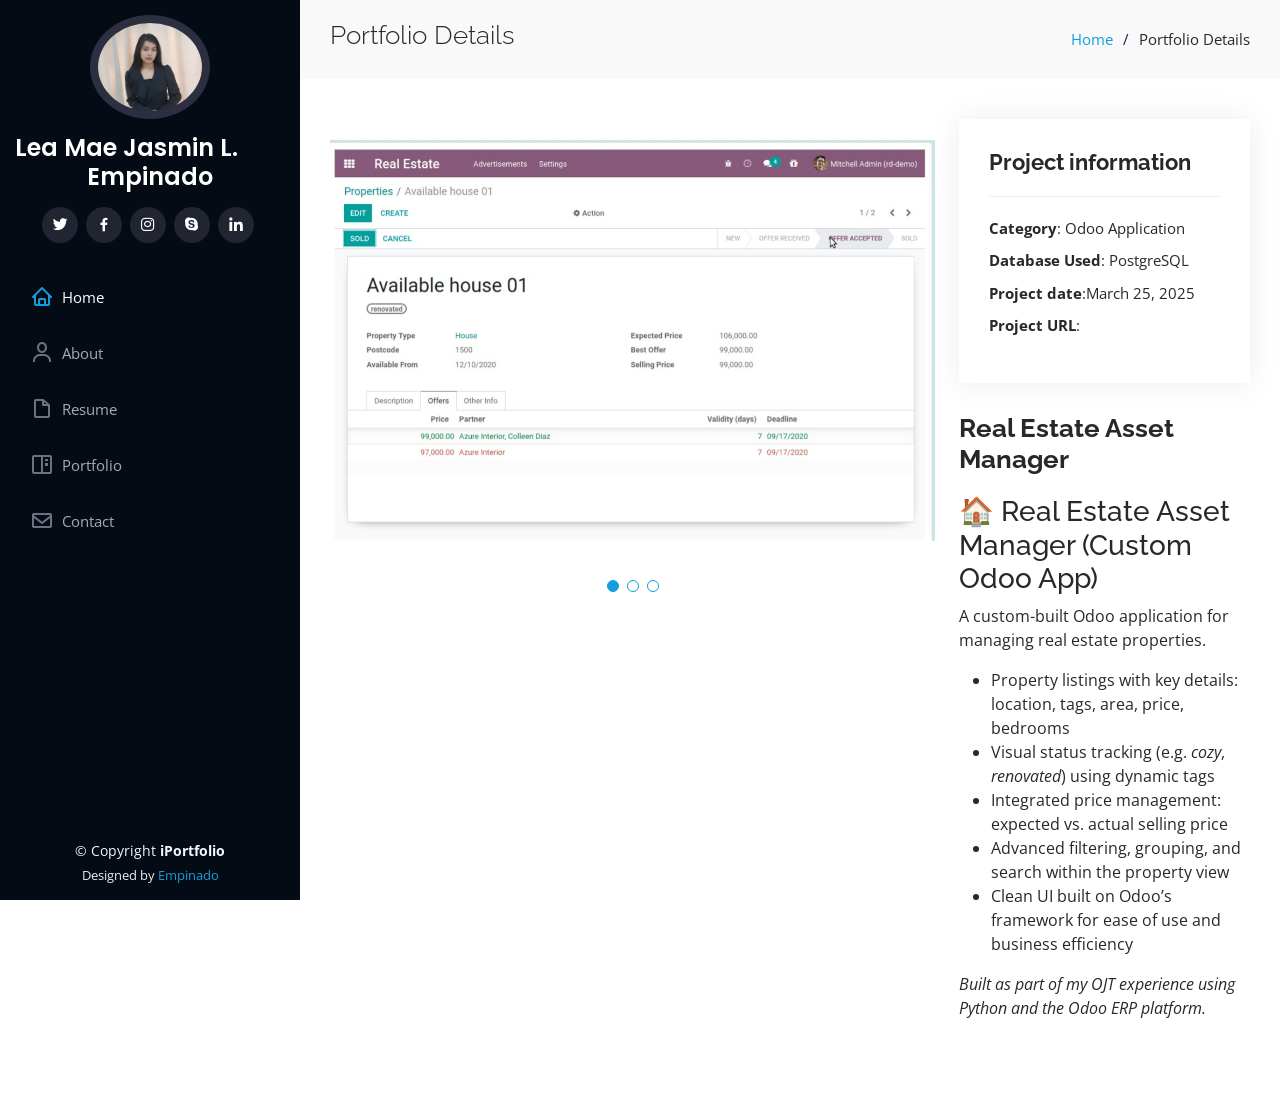
<file: profile-details2.html>
<!DOCTYPE html>
<html lang="en">

<head>
  <meta charset="utf-8">
  <meta content="width=device-width, initial-scale=1.0" name="viewport">

  <title>Portfolio Details</title>
  <meta content="" name="description">
  <meta content="" name="keywords">

  <!-- Favicons -->
  <link href="assets/img/favicon.png" rel="icon">
  <link href="assets/img/apple-touch-icon.png" rel="apple-touch-icon">

  <!-- Google Fonts -->
  <link href="https://fonts.googleapis.com/css?family=Open+Sans:300,300i,400,400i,600,600i,700,700i|Raleway:300,300i,400,400i,500,500i,600,600i,700,700i|Poppins:300,300i,400,400i,500,500i,600,600i,700,700i" rel="stylesheet">

  <!-- Vendor CSS Files -->
  <link href="assets/vendor/aos/aos.css" rel="stylesheet">
  <link href="assets/vendor/bootstrap/css/bootstrap.min.css" rel="stylesheet">
  <link href="assets/vendor/bootstrap-icons/bootstrap-icons.css" rel="stylesheet">
  <link href="assets/vendor/boxicons/css/boxicons.min.css" rel="stylesheet">
  <link href="assets/vendor/glightbox/css/glightbox.min.css" rel="stylesheet">
  <link href="assets/vendor/swiper/swiper-bundle.min.css" rel="stylesheet">

  <!-- Template Main CSS File -->
  <link href="assets/css/style.css" rel="stylesheet">

  <!-- =======================================================
  * Template Name: iPortfolio
  * Template URL: https://bootstrapmade.com/iportfolio-bootstrap-portfolio-websites-template/
  * Updated: Mar 17 2024 with Bootstrap v5.3.3
  * Author: BootstrapMade.com
  * License: https://bootstrapmade.com/license/
  ======================================================== -->
</head>

<body>

  <!-- ======= Mobile nav toggle button ======= -->
  <i class="bi bi-list mobile-nav-toggle d-xl-none"></i>

  <!-- ======= Header ======= -->
  <header id="header">
    <div class="d-flex flex-column">

      <div class="profile">
        <img src="assets/img/profile-img.jpg" alt="" class="img-fluid rounded-circle">
        <h1 class="text-light"><a href="index.html">Lea Mae Jasmin L. Empinado</a></h1>
        <div class="social-links mt-3 text-center">
          <a href="#" class="twitter"><i class="bx bxl-twitter"></i></a>
          <a href="https://www.facebook.com/jhazmine.empinado" class="facebook"><i class="bx bxl-facebook"></i></a>
          <a href="#" class="instagram"><i class="bx bxl-instagram"></i></a>
          <a href="#" class="google-plus"><i class="bx bxl-skype"></i></a>
          <a href="https://www.linkedin.com/in/empinado-jasmin/" class="linkedin"><i class="bx bxl-linkedin"></i></a>
        </div>
      </div>

      <nav id="navbar" class="nav-menu navbar">
        <ul>
          <li><a href="#hero" class="nav-link scrollto active"><i class="bx bx-home"></i> <span>Home</span></a></li>
          <li><a href="#about" class="nav-link scrollto"><i class="bx bx-user"></i> <span>About</span></a></li>
          <li><a href="#resume" class="nav-link scrollto"><i class="bx bx-file-blank"></i> <span>Resume</span></a></li>
          <li><a href="#portfolio" class="nav-link scrollto"><i class="bx bx-book-content"></i> <span>Portfolio</span></a></li>
          <!-- <li><a href="#services" class="nav-link scrollto"><i class="bx bx-server"></i> <span>Services</span></a></li> -->
          <li><a href="#contact" class="nav-link scrollto"><i class="bx bx-envelope"></i> <span>Contact</span></a></li>
        </ul>
      </nav><!-- .nav-menu -->
    </div>
  </header><!-- End Header -->

  <main id="main">

    <!-- ======= Breadcrumbs ======= -->
    <section id="breadcrumbs" class="breadcrumbs">
      <div class="container">

        <div class="d-flex justify-content-between align-items-center">
          <h2>Portfolio Details</h2>
          <ol>
            <li><a href="index.html">Home</a></li>
            <li>Portfolio Details</li>
          </ol>
        </div>

      </div>
    </section><!-- End Breadcrumbs -->

    <!-- ======= Portfolio Details Section ======= -->
    <section id="portfolio-details" class="portfolio-details">
      <div class="container">

        <div class="row gy-4">

          <div class="col-lg-8">
            <div class="portfolio-details-slider swiper">
              <div class="swiper-wrapper align-items-center">

                <div class="swiper-slide">
                  <img src="assets/img/portfolio/portfolio-details2-1.jpg" alt="">
                </div>

                <div class="swiper-slide">
                  <img src="assets/img/portfolio/portfolio-details2-2.jpg" alt="">
                </div>

                <div class="swiper-slide">
                  <img src="assets/img/portfolio/portfolio-details2-3.jpg" alt="">
                </div>
                
              </div>
              <div class="swiper-pagination"></div>
            </div>
          </div>

          <div class="col-lg-4">
            <div class="portfolio-info">
              <h3>Project information</h3>
              <ul>
                <li><strong>Category</strong>: Odoo Application</li>
                <li><strong>Database Used</strong>: PostgreSQL</li>
                <li><strong>Project date</strong>:March 25, 2025</li>
                <li><strong>Project URL</strong>: <a href="#"></a></li>
              </ul>
            </div>
            <div class="portfolio-description">
              <h2>Real Estate Asset Manager</h2>
              <div class="project-description">
                <h3>🏠 Real Estate Asset Manager (Custom Odoo App)</h3>
                <p>
                  A custom-built Odoo application for managing real estate properties.  
                </p>
                <ul>
                  <li>Property listings with key details: location, tags, area, price, bedrooms</li>
                  <li>Visual status tracking (e.g. <em>cozy</em>, <em>renovated</em>) using dynamic tags</li>
                  <li>Integrated price management: expected vs. actual selling price</li>
                  <li>Advanced filtering, grouping, and search within the property view</li>
                  <li>Clean UI built on Odoo’s framework for ease of use and business efficiency</li>
                </ul>
                <p><em>Built as part of my OJT experience using Python and the Odoo ERP platform.</em></p>
              </div>
              
            </div>
          </div>

        </div>

      </div>
    </section><!-- End Portfolio Details Section -->

  </main><!-- End #main -->

  <!-- ======= Footer ======= -->
  <footer id="footer">
    <div class="container">
      <div class="copyright">
        &copy; Copyright <strong><span>iPortfolio</span></strong>
      </div>
      <div class="credits">
        <!-- All the links in the footer should remain intact. -->
        <!-- You can delete the links only if you purchased the pro version. -->
        <!-- Licensing information: https://bootstrapmade.com/license/ -->
        <!-- Purchase the pro version with working PHP/AJAX contact form: https://bootstrapmade.com/iportfolio-bootstrap-portfolio-websites-template/ -->
        Designed by <a href="https://www.linkedin.com/in/empinado-jasmin/">Empinado</a>
      </div>
    </div>
  </footer><!-- End  Footer -->

  <a href="#" class="back-to-top d-flex align-items-center justify-content-center"><i class="bi bi-arrow-up-short"></i></a>

  <!-- Vendor JS Files -->
  <script src="assets/vendor/purecounter/purecounter_vanilla.js"></script>
  <script src="assets/vendor/aos/aos.js"></script>
  <script src="assets/vendor/bootstrap/js/bootstrap.bundle.min.js"></script>
  <script src="assets/vendor/glightbox/js/glightbox.min.js"></script>
  <script src="assets/vendor/isotope-layout/isotope.pkgd.min.js"></script>
  <script src="assets/vendor/swiper/swiper-bundle.min.js"></script>
  <script src="assets/vendor/typed.js/typed.umd.js"></script>
  <script src="assets/vendor/waypoints/noframework.waypoints.js"></script>
  <script src="assets/vendor/php-email-form/validate.js"></script>

  <!-- Template Main JS File -->
  <script src="assets/js/main.js"></script>

</body>

</html>
</file>
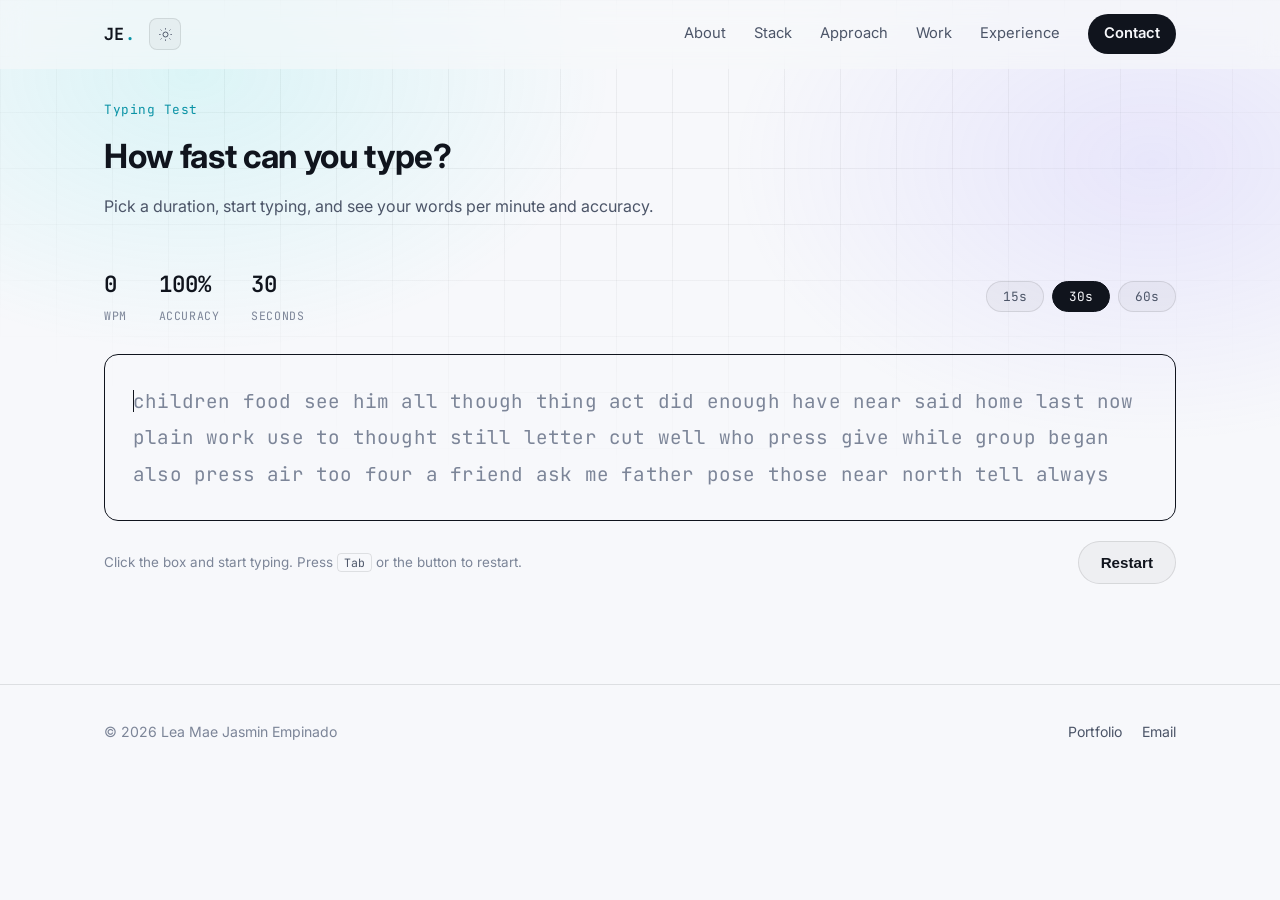
<file: typing-test.html>
<!DOCTYPE html>
<html lang="en">

<head>
  <script>
    (function () {
      try {
        var saved = localStorage.getItem('theme');
        var theme = (saved === 'light' || saved === 'dark')
          ? saved
          : (window.matchMedia('(prefers-color-scheme: light)').matches ? 'light' : 'dark');
        document.documentElement.setAttribute('data-theme', theme);
      } catch (e) {
        document.documentElement.setAttribute('data-theme', 'dark');
      }
    })();
  </script>
  <meta charset="utf-8">
  <meta name="viewport" content="width=device-width, initial-scale=1.0">
  <title>Typing Test — Jasmin Empinado</title>
  <meta name="description" content="A quick typing speed test — measure your words per minute and accuracy.">

  <link rel="icon" href="assets/img/favicon.jpg">
  <link rel="apple-touch-icon" href="assets/img/apple-touch-icon.jpg">

  <link rel="preconnect" href="https://fonts.googleapis.com">
  <link rel="preconnect" href="https://fonts.gstatic.com" crossorigin>
  <link href="https://fonts.googleapis.com/css2?family=Inter:wght@400;500;600;700;800&family=JetBrains+Mono:wght@400;500;600;700&display=swap" rel="stylesheet">

  <link href="assets/css/portfolio.css" rel="stylesheet">
  <link href="assets/css/typing-test.css" rel="stylesheet">
</head>

<body>

  <div class="bg-grid" aria-hidden="true"></div>
  <div class="bg-glow" aria-hidden="true"></div>

  <a class="skip-link" href="#main">Skip to content</a>

  <!-- ===== Nav ===== -->
  <header class="site-header" id="siteHeader">
    <nav class="nav container">
      <div class="nav-brand">
        <a href="index.html" class="nav-logo">JE<span class="dot">.</span></a>
        <button class="theme-toggle" id="themeToggle" type="button" aria-label="Toggle color theme">
          <svg class="icon-sun" viewBox="0 0 24 24" fill="none" stroke="currentColor" stroke-width="1.6"><circle cx="12" cy="12" r="4"/><path d="M12 2v2M12 20v2M4.2 4.2l1.4 1.4M18.4 18.4l1.4 1.4M2 12h2M20 12h2M4.2 19.8l1.4-1.4M18.4 5.6l1.4-1.4"/></svg>
          <svg class="icon-moon" viewBox="0 0 24 24" fill="none" stroke="currentColor" stroke-width="1.6"><path d="M20 14.5A8.5 8.5 0 1 1 9.5 4a7 7 0 0 0 10.5 10.5Z"/></svg>
        </button>
      </div>

      <button class="nav-toggle" id="navToggle" aria-label="Toggle navigation" aria-expanded="false">
        <span></span><span></span><span></span>
      </button>

      <div class="nav-links" id="navLinks">
        <a href="index.html#about" class="nav-link">About</a>
        <a href="index.html#stack" class="nav-link">Stack</a>
        <a href="index.html#architecture" class="nav-link">Approach</a>
        <a href="index.html#work" class="nav-link">Work</a>
        <a href="index.html#experience" class="nav-link">Experience</a>
        <a href="index.html#contact" class="nav-link nav-cta">Contact</a>
      </div>
    </nav>
  </header>

  <main id="main">

    <!-- ===== Typing test ===== -->
    <section class="section typing-hero" id="top">
      <div class="container">
        <div class="section-head reveal">
          <p class="section-tag">Typing Test</p>
          <h2>How fast can you type?</h2>
          <p class="section-sub">Pick a duration, start typing, and see your words per minute and accuracy.</p>
        </div>

        <div class="typing-app reveal" data-reveal-delay="80">

          <div class="typing-toolbar">
            <div class="typing-stats">
              <div class="stat">
                <span class="stat-value" id="statWpm">0</span>
                <span class="stat-label">WPM</span>
              </div>
              <div class="stat">
                <span class="stat-value" id="statAccuracy">100%</span>
                <span class="stat-label">Accuracy</span>
              </div>
              <div class="stat">
                <span class="stat-value" id="statTime">30</span>
                <span class="stat-label">Seconds</span>
              </div>
            </div>

            <div class="typing-modes" id="typingModes">
              <button class="mode-btn" data-duration="15">15s</button>
              <button class="mode-btn active" data-duration="30">30s</button>
              <button class="mode-btn" data-duration="60">60s</button>
            </div>
          </div>

          <div class="typing-box" id="typingBox">
            <p class="typing-text" id="typingText"></p>
            <input type="text" id="typingInput" class="typing-input" autocomplete="off" autocapitalize="off" autocorrect="off" spellcheck="false" aria-label="Typing input — start typing the text above">
          </div>

          <div class="typing-footer">
            <p class="typing-hint">Click the box and start typing. Press <span class="kbd">Tab</span> or the button to restart.</p>
            <button class="btn btn-ghost" id="restartBtn" type="button">Restart</button>
          </div>

          <div class="typing-result" id="typingResult" hidden>
            <h2>Result</h2>
            <div class="stat-row">
              <div class="stat">
                <span class="stat-value" id="resultWpm">0</span>
                <span class="stat-label">WPM</span>
              </div>
              <div class="stat">
                <span class="stat-value" id="resultAccuracy">0%</span>
                <span class="stat-label">Accuracy</span>
              </div>
              <div class="stat">
                <span class="stat-value" id="resultChars">0</span>
                <span class="stat-label">Characters typed</span>
              </div>
            </div>
            <button class="btn btn-primary" id="tryAgainBtn" type="button">Try again</button>
          </div>

        </div>
      </div>
    </section>

  </main>

  <footer class="footer">
    <div class="container footer-inner">
      <p>&copy; <span id="year"></span> Lea Mae Jasmin Empinado</p>
      <div class="footer-links">
        <a href="index.html">Portfolio</a>
        <a href="mailto:empinadojasmin@gmail.com">Email</a>
      </div>
    </div>
  </footer>

  <a href="#top" class="back-to-top" aria-label="Back to top">
    <svg viewBox="0 0 24 24" fill="none" stroke="currentColor" stroke-width="2"><path d="M12 19V5M5 12l7-7 7 7"/></svg>
  </a>

  <script src="assets/js/portfolio.js"></script>
  <script src="assets/js/typing-test.js"></script>
</body>

</html>
</file>
<file: assets/css/portfolio.css>
/* ==========================================================================
   Jasmin Empinado — Portfolio
   Dark engineering aesthetic: cyan/violet accents, glass surfaces, grid bg.
   ========================================================================== */

:root {
  --bg: #090c12;
  --bg-elevated: #0d1119;
  --surface: rgba(255, 255, 255, 0.035);
  --surface-hover: rgba(255, 255, 255, 0.06);
  --border: rgba(255, 255, 255, 0.09);
  --border-strong: rgba(255, 255, 255, 0.16);

  --text-primary: #e8edf6;
  --text-secondary: #9aa5b8;
  --text-tertiary: #62697a;

  --accent-cyan: #34e0e0;
  --accent-violet: #8b7bff;
  --accent-cyan-dim: rgba(52, 224, 224, 0.14);
  --accent-violet-dim: rgba(139, 123, 255, 0.14);

  --font-sans: 'Inter', -apple-system, BlinkMacSystemFont, 'Segoe UI', sans-serif;
  --font-mono: 'JetBrains Mono', 'SFMono-Regular', Consolas, monospace;

  --radius-sm: 8px;
  --radius-md: 14px;
  --radius-lg: 20px;

  --container: 1120px;
}

:root[data-theme="light"] {
  --bg: #f7f8fb;
  --bg-elevated: #ffffff;
  --surface: rgba(9, 12, 18, 0.035);
  --surface-hover: rgba(9, 12, 18, 0.06);
  --border: rgba(9, 12, 18, 0.1);
  --border-strong: rgba(9, 12, 18, 0.18);

  --text-primary: #10141d;
  --text-secondary: #4c5568;
  --text-tertiary: #7c8598;

  --accent-cyan: #0a93a6;
  --accent-violet: #6a4fd6;
}

* { box-sizing: border-box; }

html {
  scroll-behavior: smooth;
}

body {
  margin: 0;
  background: var(--bg);
  color: var(--text-primary);
  font-family: var(--font-sans);
  font-size: 16px;
  line-height: 1.6;
  -webkit-font-smoothing: antialiased;
  transition: background-color 0.25s ease, color 0.25s ease;
}

img { max-width: 100%; display: block; }

a { color: inherit; text-decoration: none; }

.container {
  max-width: var(--container);
  margin: 0 auto;
  padding: 0 24px;
}

.skip-link {
  position: absolute;
  left: -999px;
  top: 0;
}
.skip-link:focus {
  left: 12px;
  top: 12px;
  z-index: 999;
  background: var(--bg-elevated);
  padding: 8px 14px;
  border-radius: var(--radius-sm);
  border: 1px solid var(--border-strong);
}

/* ---------- Background layers ---------- */

.bg-grid {
  position: fixed;
  inset: 0;
  z-index: -2;
  background-image:
    linear-gradient(rgba(255, 255, 255, 0.045) 1px, transparent 1px),
    linear-gradient(90deg, rgba(255, 255, 255, 0.045) 1px, transparent 1px);
  background-size: 56px 56px;
  mask-image: radial-gradient(ellipse 80% 60% at 50% 0%, black 40%, transparent 90%);
}
:root[data-theme="light"] .bg-grid {
  background-image:
    linear-gradient(rgba(9, 12, 18, 0.05) 1px, transparent 1px),
    linear-gradient(90deg, rgba(9, 12, 18, 0.05) 1px, transparent 1px);
}

.bg-glow {
  position: fixed;
  inset: 0;
  z-index: -1;
  background:
    radial-gradient(600px 400px at 15% 8%, var(--accent-cyan-dim), transparent 70%),
    radial-gradient(600px 400px at 90% 18%, var(--accent-violet-dim), transparent 70%);
  pointer-events: none;
}

/* ---------- Reveal-on-scroll ---------- */

.reveal {
  opacity: 0;
  transform: translateY(18px);
  transition: opacity 0.7s ease, transform 0.7s ease;
  transition-delay: var(--reveal-delay, 0ms);
}
.reveal.is-visible {
  opacity: 1;
  transform: translateY(0);
}

/* ---------- Header / Nav ---------- */

.site-header {
  position: fixed;
  top: 0;
  left: 0;
  right: 0;
  z-index: 100;
  background: rgba(9, 12, 18, 0.55);
  backdrop-filter: blur(14px);
  -webkit-backdrop-filter: blur(14px);
  border-bottom: 1px solid transparent;
  transition: border-color 0.3s ease, background 0.3s ease;
}
.site-header.scrolled {
  border-bottom-color: var(--border);
  background: rgba(9, 12, 18, 0.78);
}
:root[data-theme="light"] .site-header { background: rgba(247, 248, 251, 0.6); }
:root[data-theme="light"] .site-header.scrolled { background: rgba(247, 248, 251, 0.85); }

/* ---------- Theme toggle ---------- */

.nav-brand {
  display: flex;
  align-items: center;
  gap: 14px;
}

.theme-toggle {
  display: flex;
  align-items: center;
  justify-content: center;
  width: 32px;
  height: 32px;
  border: 1px solid var(--border);
  border-radius: var(--radius-sm);
  background: var(--surface);
  color: var(--text-secondary);
  cursor: pointer;
  transition: border-color 0.2s ease, color 0.2s ease, background 0.2s ease;
}
.theme-toggle:hover { border-color: var(--border-strong); color: var(--text-primary); }
.theme-toggle svg { width: 15px; height: 15px; }
.theme-toggle .icon-sun { display: none; }
:root[data-theme="light"] .theme-toggle .icon-moon { display: none; }
:root[data-theme="light"] .theme-toggle .icon-sun { display: block; }

.nav {
  display: flex;
  align-items: center;
  justify-content: space-between;
  height: 68px;
}

.nav-logo {
  font-family: var(--font-mono);
  font-weight: 700;
  font-size: 1.05rem;
  letter-spacing: 0.02em;
  color: var(--text-primary);
}
.nav-logo .dot { color: var(--accent-cyan); }

.nav-links {
  display: flex;
  align-items: center;
  gap: 28px;
}

.nav-link {
  font-size: 0.92rem;
  color: var(--text-secondary);
  position: relative;
  padding: 6px 0;
  transition: color 0.2s ease;
}
.nav-link:hover { color: var(--text-primary); }
.nav-link:not(.nav-cta)::after {
  content: '';
  position: absolute;
  left: 0;
  bottom: 0;
  width: 0;
  height: 1px;
  background: var(--accent-cyan);
  transition: width 0.25s ease;
}
.nav-link:not(.nav-cta):hover::after { width: 100%; }

.nav-cta {
  color: var(--bg);
  background: var(--text-primary);
  padding: 8px 16px;
  border-radius: 999px;
  font-weight: 600;
  transition: background 0.2s ease, transform 0.2s ease;
}
.nav-cta:hover {
  background: var(--accent-cyan);
  transform: translateY(-1px);
}

.nav-toggle {
  display: none;
  flex-direction: column;
  justify-content: center;
  gap: 5px;
  width: 34px;
  height: 34px;
  background: none;
  border: none;
  cursor: pointer;
}
.nav-toggle span {
  display: block;
  height: 2px;
  background: var(--text-primary);
  border-radius: 2px;
  transition: transform 0.25s ease, opacity 0.25s ease;
}

/* ---------- Buttons ---------- */

.btn {
  display: inline-flex;
  align-items: center;
  gap: 8px;
  padding: 12px 22px;
  border-radius: 999px;
  font-weight: 600;
  font-size: 0.95rem;
  transition: transform 0.2s ease, box-shadow 0.2s ease, background 0.2s ease, border-color 0.2s ease;
  border: 1px solid transparent;
}

.btn-primary {
  background: linear-gradient(135deg, var(--accent-cyan), var(--accent-violet));
  color: #050709;
}
.btn-primary:hover {
  transform: translateY(-2px);
  box-shadow: 0 12px 30px -10px rgba(52, 224, 224, 0.45);
}

.btn-ghost {
  background: var(--surface);
  border-color: var(--border);
  color: var(--text-primary);
}
.btn-ghost:hover {
  border-color: var(--border-strong);
  background: var(--surface-hover);
  transform: translateY(-2px);
}

/* ---------- Hero ---------- */

.hero {
  padding: 168px 0 96px;
}

.hero-grid {
  display: grid;
  grid-template-columns: 1.05fr 0.95fr;
  gap: 56px;
  align-items: center;
}

.eyebrow {
  display: inline-flex;
  align-items: center;
  gap: 9px;
  font-family: var(--font-mono);
  font-size: 0.82rem;
  color: var(--text-secondary);
  background: var(--surface);
  border: 1px solid var(--border);
  padding: 7px 14px;
  border-radius: 999px;
  margin: 0 0 24px;
}
.status-dot {
  width: 7px;
  height: 7px;
  border-radius: 50%;
  background: var(--accent-cyan);
  box-shadow: 0 0 0 0 rgba(52, 224, 224, 0.6);
  animation: pulse 2.2s infinite;
}
@keyframes pulse {
  0% { box-shadow: 0 0 0 0 rgba(52, 224, 224, 0.5); }
  70% { box-shadow: 0 0 0 6px rgba(52, 224, 224, 0); }
  100% { box-shadow: 0 0 0 0 rgba(52, 224, 224, 0); }
}

.hero-copy h1 {
  font-size: clamp(2.4rem, 4.2vw, 3.4rem);
  font-weight: 800;
  letter-spacing: -0.02em;
  margin: 0 0 14px;
  background: linear-gradient(120deg, var(--text-primary) 30%, var(--accent-cyan) 90%);
  -webkit-background-clip: text;
  background-clip: text;
  -webkit-text-fill-color: transparent;
}

.hero-role {
  font-size: clamp(1.1rem, 1.7vw, 1.35rem);
  font-weight: 600;
  color: var(--text-primary);
  margin: 0 0 16px;
  line-height: 1.45;
}

.hero-sub {
  color: var(--text-secondary);
  font-size: 1.02rem;
  max-width: 520px;
  margin: 0 0 34px;
}

.hero-actions {
  display: flex;
  gap: 14px;
  flex-wrap: wrap;
  margin-bottom: 40px;
}

.hero-meta {
  display: flex;
  gap: 32px;
  flex-wrap: wrap;
  padding-top: 24px;
  border-top: 1px solid var(--border);
}
.hero-meta-item { display: flex; flex-direction: column; gap: 4px; }
.hero-meta-label {
  font-family: var(--font-mono);
  font-size: 0.72rem;
  letter-spacing: 0.05em;
  text-transform: uppercase;
  color: var(--text-tertiary);
}
.hero-meta-value {
  font-size: 0.92rem;
  color: var(--text-primary);
  font-weight: 500;
}

/* Code window */

.code-window {
  background: var(--bg-elevated);
  border: 1px solid var(--border);
  border-radius: var(--radius-lg);
  overflow: hidden;
  box-shadow: 0 40px 80px -40px rgba(0, 0, 0, 0.6);
}

.code-window-bar {
  display: flex;
  align-items: center;
  gap: 8px;
  padding: 13px 16px;
  background: rgba(255, 255, 255, 0.03);
  border-bottom: 1px solid var(--border);
}
.code-dot { width: 10px; height: 10px; border-radius: 50%; }
.dot-red { background: #ff5f56; }
.dot-yellow { background: #ffbd2e; }
.dot-green { background: #27c93f; }
.code-window-title {
  margin-left: 8px;
  font-family: var(--font-mono);
  font-size: 0.8rem;
  color: var(--text-tertiary);
}

.code-body {
  margin: 0;
  padding: 22px 24px;
  font-family: var(--font-mono);
  font-size: 0.86rem;
  line-height: 1.75;
  color: #cbd5e6;
  overflow-x: auto;
}
.c-com { color: var(--text-tertiary); }
.c-kw { color: var(--accent-violet); }
.c-fn { color: var(--accent-cyan); }
.c-str { color: #ffcb6b; }
:root[data-theme="light"] .code-body { color: #1f2733; }
:root[data-theme="light"] .c-str { color: #a15c00; }

/* ---------- Sections ---------- */

.section { padding: 100px 0; }
.section-alt { background: var(--bg-elevated); }

.section-head { margin-bottom: 48px; max-width: 640px; }
.section-tag {
  font-family: var(--font-mono);
  font-size: 0.8rem;
  color: var(--accent-cyan);
  letter-spacing: 0.04em;
  margin: 0 0 10px;
}
.section-head h2 {
  font-size: clamp(1.7rem, 2.6vw, 2.2rem);
  font-weight: 700;
  letter-spacing: -0.01em;
  margin: 0 0 10px;
}
.section-sub { color: var(--text-secondary); margin: 0; }

/* ---------- About ---------- */

.about-grid {
  display: grid;
  grid-template-columns: 240px 1fr;
  gap: 48px;
  align-items: start;
}

.about-photo img {
  width: 100%;
  aspect-ratio: 1 / 1;
  object-fit: cover;
  border-radius: var(--radius-lg);
  border: 1px solid var(--border);
}

.about-copy p { color: var(--text-secondary); margin: 0 0 16px; }

.about-facts {
  margin-top: 28px;
  display: grid;
  grid-template-columns: 1fr 1fr;
  gap: 18px 28px;
  padding-top: 24px;
  border-top: 1px solid var(--border);
}
.fact { display: flex; flex-direction: column; gap: 4px; }
.fact-k {
  font-family: var(--font-mono);
  font-size: 0.72rem;
  letter-spacing: 0.05em;
  text-transform: uppercase;
  color: var(--text-tertiary);
}
.fact-v { font-size: 0.94rem; color: var(--text-primary); font-weight: 500; }

/* ---------- Stack ---------- */

.stack-grid {
  display: grid;
  grid-template-columns: repeat(2, 1fr);
  gap: 20px;
}

.stack-card {
  background: var(--surface);
  border: 1px solid var(--border);
  border-radius: var(--radius-md);
  padding: 28px;
  transition: border-color 0.25s ease, transform 0.25s ease, background 0.25s ease;
}
.stack-card:hover {
  border-color: var(--border-strong);
  background: var(--surface-hover);
  transform: translateY(-3px);
}
.stack-card h3 { margin: 0 0 8px; font-size: 1.05rem; }
.stack-card p { margin: 0 0 18px; color: var(--text-secondary); font-size: 0.9rem; }

.chips { display: flex; flex-wrap: wrap; gap: 8px; }
.chip {
  font-family: var(--font-mono);
  font-size: 0.78rem;
  color: var(--text-primary);
  background: rgba(255, 255, 255, 0.04);
  border: 1px solid var(--border);
  padding: 6px 12px;
  border-radius: 999px;
  transition: border-color 0.2s ease, color 0.2s ease;
}
.stack-card:hover .chip { border-color: rgba(255, 255, 255, 0.14); }
.chips-sm .chip { font-size: 0.74rem; padding: 5px 11px; }
:root[data-theme="light"] .chip { background: rgba(9, 12, 18, 0.04); }
:root[data-theme="light"] .stack-card:hover .chip { border-color: rgba(9, 12, 18, 0.16); }

/* ---------- Architecture flow ---------- */

.flow {
  display: flex;
  align-items: stretch;
  gap: 0;
  flex-wrap: wrap;
}

.flow-step {
  flex: 1 1 220px;
  background: var(--surface);
  border: 1px solid var(--border);
  border-radius: var(--radius-md);
  padding: 26px 22px;
  min-width: 200px;
  transition: border-color 0.25s ease, transform 0.25s ease;
}
.flow-step:hover { border-color: var(--accent-cyan); transform: translateY(-3px); }
.flow-index {
  font-family: var(--font-mono);
  color: var(--accent-cyan);
  font-size: 0.78rem;
}
.flow-step h3 { margin: 10px 0 8px; font-size: 1.05rem; }
.flow-step p { margin: 0; color: var(--text-secondary); font-size: 0.88rem; }

.flow-arrow {
  display: flex;
  align-items: center;
  justify-content: center;
  width: 44px;
  color: var(--text-tertiary);
  font-size: 1.2rem;
}

/* ---------- Projects ---------- */

.projects {
  display: grid;
  grid-template-columns: repeat(3, 1fr);
  gap: 22px;
}

.project-card {
  background: var(--surface);
  border: 1px solid var(--border);
  border-radius: var(--radius-md);
  padding: 28px;
  display: flex;
  flex-direction: column;
  gap: 14px;
  transition: border-color 0.25s ease, transform 0.25s ease, background 0.25s ease;
}
.project-card:hover {
  border-color: var(--border-strong);
  background: var(--surface-hover);
  transform: translateY(-4px);
}
.project-card-secondary { opacity: 0.88; }

.project-head {
  display: flex;
  align-items: center;
  justify-content: space-between;
  gap: 10px;
}
.project-head h3 { margin: 0; font-size: 1.08rem; }
.project-kind {
  font-family: var(--font-mono);
  font-size: 0.7rem;
  color: var(--accent-violet);
  border: 1px solid var(--border);
  padding: 4px 9px;
  border-radius: 999px;
  white-space: nowrap;
}

.project-problem, .project-approach {
  margin: 0;
  font-size: 0.9rem;
  color: var(--text-secondary);
}
.project-problem strong, .project-approach strong { color: var(--text-primary); }

/* ---------- Timeline ---------- */

.timeline {
  position: relative;
  padding-left: 28px;
  border-left: 1px solid var(--border);
}

.timeline-item { position: relative; padding-bottom: 40px; }
.timeline-item:last-child { padding-bottom: 0; }

.timeline-marker {
  position: absolute;
  left: -33px;
  top: 4px;
  width: 10px;
  height: 10px;
  border-radius: 50%;
  background: var(--bg);
  border: 2px solid var(--accent-cyan);
}

.timeline-marker-current {
  border-color: var(--accent-violet);
  box-shadow: 0 0 0 0 rgba(139, 123, 255, 0.55);
  animation: pulse-violet 2.2s infinite;
}
@keyframes pulse-violet {
  0% { box-shadow: 0 0 0 0 rgba(139, 123, 255, 0.5); }
  70% { box-shadow: 0 0 0 6px rgba(139, 123, 255, 0); }
  100% { box-shadow: 0 0 0 0 rgba(139, 123, 255, 0); }
}

.timeline-top {
  display: flex;
  align-items: baseline;
  justify-content: space-between;
  gap: 12px;
  flex-wrap: wrap;
}
.timeline-top h3 { margin: 0; font-size: 1.08rem; }
.timeline-date {
  font-family: var(--font-mono);
  font-size: 0.8rem;
  color: var(--text-tertiary);
}
.timeline-org { color: var(--accent-cyan); font-size: 0.88rem; margin: 4px 0 12px; }

.timeline-list { margin: 0; padding-left: 18px; color: var(--text-secondary); }
.timeline-list li { margin-bottom: 6px; font-size: 0.92rem; }

.timeline-note { margin: 0; color: var(--text-secondary); font-size: 0.88rem; }

/* ---------- Contact ---------- */

.contact-grid {
  display: grid;
  grid-template-columns: repeat(4, 1fr);
  gap: 18px;
}

.contact-card {
  background: var(--surface);
  border: 1px solid var(--border);
  border-radius: var(--radius-md);
  padding: 24px;
  display: flex;
  flex-direction: column;
  gap: 6px;
  transition: border-color 0.25s ease, transform 0.25s ease, background 0.25s ease;
}
.contact-card:not(.contact-card-static):hover {
  border-color: var(--accent-cyan);
  transform: translateY(-3px);
  background: var(--surface-hover);
}
.contact-icon {
  width: 30px;
  height: 30px;
  color: var(--accent-cyan);
  margin-bottom: 6px;
}
.contact-label {
  font-family: var(--font-mono);
  font-size: 0.72rem;
  letter-spacing: 0.05em;
  text-transform: uppercase;
  color: var(--text-tertiary);
}
.contact-value { font-size: 0.94rem; color: var(--text-primary); font-weight: 500; word-break: break-word; }

/* ---------- Footer ---------- */

.footer { padding: 36px 0 60px; border-top: 1px solid var(--border); }
.footer-inner {
  display: flex;
  align-items: center;
  justify-content: space-between;
  flex-wrap: wrap;
  gap: 12px;
}
.footer p { margin: 0; color: var(--text-tertiary); font-size: 0.88rem; }
.footer-links { display: flex; gap: 20px; }
.footer-links a { color: var(--text-secondary); font-size: 0.88rem; transition: color 0.2s ease; }
.footer-links a:hover { color: var(--accent-cyan); }

/* ---------- Back to top ---------- */

.back-to-top {
  position: fixed;
  right: 24px;
  bottom: 24px;
  width: 44px;
  height: 44px;
  border-radius: 50%;
  background: var(--surface);
  border: 1px solid var(--border);
  display: flex;
  align-items: center;
  justify-content: center;
  color: var(--text-primary);
  opacity: 0;
  pointer-events: none;
  transform: translateY(8px);
  transition: opacity 0.25s ease, transform 0.25s ease, border-color 0.25s ease;
  z-index: 90;
}
.back-to-top svg { width: 18px; height: 18px; }
.back-to-top.visible { opacity: 1; pointer-events: auto; transform: translateY(0); }
.back-to-top:hover { border-color: var(--accent-cyan); color: var(--accent-cyan); }

/* ==========================================================================
   Responsive
   ========================================================================== */

@media (max-width: 960px) {
  .hero-grid { grid-template-columns: 1fr; }
  .hero-visual { order: -1; }
  .about-grid { grid-template-columns: 1fr; }
  .about-photo { width: 160px; }
  .stack-grid { grid-template-columns: 1fr; }
  .projects { grid-template-columns: 1fr 1fr; }
  .contact-grid { grid-template-columns: 1fr 1fr; }
}

@media (max-width: 720px) {
  .nav-links {
    position: fixed;
    top: 68px;
    left: 0;
    right: 0;
    flex-direction: column;
    align-items: flex-start;
    gap: 18px;
    background: rgba(9, 12, 18, 0.97);
    border-bottom: 1px solid var(--border);
    padding: 24px;
    transform: translateY(-8px);
    opacity: 0;
    visibility: hidden;
    transition: opacity 0.2s ease, transform 0.2s ease, visibility 0.2s;
  }
  :root[data-theme="light"] .nav-links {
    background: rgba(247, 248, 251, 0.97);
  }
  .nav-links.open {
    transform: translateY(0);
    opacity: 1;
    visibility: visible;
  }
  .nav-toggle { display: flex; }
  .nav-toggle.open span:nth-child(1) { transform: translateY(7px) rotate(45deg); }
  .nav-toggle.open span:nth-child(2) { opacity: 0; }
  .nav-toggle.open span:nth-child(3) { transform: translateY(-7px) rotate(-45deg); }

  .hero { padding: 132px 0 72px; }
  .flow { flex-direction: column; }
  .flow-arrow { width: auto; padding: 4px 0; transform: rotate(90deg); }
  .projects { grid-template-columns: 1fr; }
  .contact-grid { grid-template-columns: 1fr; }
  .about-facts { grid-template-columns: 1fr; }
}
</file>
<file: assets/css/typing-test.css>
/* ==========================================================================
   Typing test page — extends portfolio.css tokens.
   ========================================================================== */

.typing-toolbar {
  display: flex;
  align-items: center;
  justify-content: space-between;
  flex-wrap: wrap;
  gap: 20px;
  margin-bottom: 28px;
}

.typing-stats {
  display: flex;
  gap: 32px;
}

.stat {
  display: flex;
  flex-direction: column;
  gap: 4px;
}
.stat-value {
  font-family: var(--font-mono);
  font-size: 1.4rem;
  font-weight: 600;
  color: var(--text-primary);
}
.stat-label {
  font-family: var(--font-mono);
  font-size: 0.72rem;
  letter-spacing: 0.05em;
  text-transform: uppercase;
  color: var(--text-tertiary);
}

.stat-row {
  display: grid;
  grid-template-columns: repeat(3, 1fr);
  gap: 20px;
}

.typing-modes {
  display: flex;
  gap: 8px;
}

.mode-btn {
  font-family: var(--font-mono);
  font-size: 0.8rem;
  color: var(--text-secondary);
  border: 1px solid var(--border);
  background: var(--surface);
  padding: 6px 16px;
  border-radius: 999px;
  cursor: pointer;
  transition: border-color 0.2s ease, color 0.2s ease, background 0.2s ease;
}
.mode-btn:hover { border-color: var(--border-strong); color: var(--text-primary); }
.mode-btn.active {
  background: var(--text-primary);
  color: var(--bg);
  border-color: var(--text-primary);
}

.typing-box {
  border: 1px solid var(--border);
  border-radius: var(--radius-md);
  padding: 28px;
  cursor: text;
  transition: border-color 0.2s ease;
}
.typing-box:focus-within { border-color: var(--text-primary); }

.typing-text {
  position: relative;
  margin: 0;
  font-family: var(--font-mono);
  font-size: 1.2rem;
  line-height: 1.9;
  letter-spacing: 0.01em;
  color: var(--text-tertiary);
  max-height: 5.7em;
  overflow-y: auto;
  overflow-x: hidden;
  user-select: none;
  scrollbar-width: none;
}
.typing-text::-webkit-scrollbar { display: none; }

.char { position: relative; }
.char.correct { color: var(--text-primary); }
.char.incorrect {
  color: #ff6b6b;
  background: rgba(255, 107, 107, 0.14);
  border-radius: 2px;
}
.char.current::before {
  content: '';
  position: absolute;
  left: -1px;
  top: 2px;
  bottom: 2px;
  width: 2px;
  background: var(--text-primary);
  animation: caret-blink 1s step-end infinite;
}

@keyframes caret-blink {
  50% { opacity: 0; }
}

.typing-input {
  position: absolute;
  width: 1px;
  height: 1px;
  opacity: 0;
  pointer-events: none;
}

.typing-footer {
  display: flex;
  align-items: center;
  justify-content: space-between;
  flex-wrap: wrap;
  gap: 16px;
  margin-top: 20px;
}
.typing-hint { margin: 0; color: var(--text-tertiary); font-size: 0.84rem; }
.kbd {
  font-family: var(--font-mono);
  font-size: 0.72rem;
  color: var(--text-secondary);
  border: 1px solid var(--border);
  border-radius: 4px;
  padding: 1px 6px;
}

.typing-result {
  margin-top: 32px;
  padding: 28px;
  border: 1px solid var(--border);
  border-radius: var(--radius-md);
}
.typing-result h2 {
  font-family: var(--font-mono);
  font-weight: 500;
  font-size: 1.15rem;
  margin: 0 0 20px;
  color: var(--text-primary);
}
.typing-result .stat-row {
  border-top: none;
  padding-top: 0;
  margin-top: 0;
  margin-bottom: 24px;
  grid-template-columns: repeat(3, 1fr);
}

@media (max-width: 720px) {
  .typing-stats { gap: 20px; }
  .typing-text { font-size: 1.05rem; }
  .typing-footer { flex-direction: column; align-items: flex-start; }
  .typing-result .stat-row { grid-template-columns: 1fr; gap: 16px; }
}
</file>
<file: assets/css/style.css>
/**
* Template Name: iPortfolio
* Template URL: https://bootstrapmade.com/iportfolio-bootstrap-portfolio-websites-template/
* Updated: Mar 17 2024 with Bootstrap v5.3.3
* Author: BootstrapMade.com
* License: https://bootstrapmade.com/license/
*/

/*--------------------------------------------------------------
# General
--------------------------------------------------------------*/
body {
  font-family: "Open Sans", sans-serif;
  color: #272829;
}

a {
  color: #149ddd;
  text-decoration: none;
}

a:hover {
  color: #37b3ed;
  text-decoration: none;
}

h1,
h2,
h3,
h4,
h5,
h6 {
  font-family: "Raleway", sans-serif;
}

/*--------------------------------------------------------------
# Back to top button
--------------------------------------------------------------*/
.back-to-top {
  position: fixed;
  visibility: hidden;
  opacity: 0;
  right: 15px;
  bottom: 15px;
  z-index: 996;
  background: #149ddd;
  width: 40px;
  height: 40px;
  border-radius: 50px;
  transition: all 0.4s;
}

.back-to-top i {
  font-size: 28px;
  color: #fff;
  line-height: 0;
}

.back-to-top:hover {
  background: #2eafec;
  color: #fff;
}

.back-to-top.active {
  visibility: visible;
  opacity: 1;
}

/*--------------------------------------------------------------
# Header
--------------------------------------------------------------*/
#header {
  position: fixed;
  top: 0;
  left: 0;
  bottom: 0;
  width: 300px;
  transition: all ease-in-out 0.5s;
  z-index: 9997;
  transition: all 0.5s;
  padding: 0 15px;
  background: #040b14;
  overflow-y: auto;
}

#header .profile img {
  margin: 15px auto;
  display: block;
  width: 120px;
  border: 8px solid #2c2f3f;
}

#header .profile h1 {
  font-size: 24px;
  margin: 0;
  padding: 0;
  font-weight: 600;
  -moz-text-align-last: center;
  text-align-last: center;
  font-family: "Poppins", sans-serif;
}

#header .profile h1 a,
#header .profile h1 a:hover {
  color: #fff;
  text-decoration: none;
}

#header .profile .social-links a {
  font-size: 18px;
  display: inline-block;
  background: #212431;
  color: #fff;
  line-height: 1;
  padding: 8px 0;
  margin-right: 4px;
  border-radius: 50%;
  text-align: center;
  width: 36px;
  height: 36px;
  transition: 0.3s;
}

#header .profile .social-links a:hover {
  background: #149ddd;
  color: #fff;
  text-decoration: none;
}

#main {
  margin-left: 300px;
}

.container,
.container-fluid {
  padding-left: 30px;
  padding-right: 30px;
}

@media (max-width: 1199px) {
  #header {
    left: -300px;
  }

  #main {
    margin-left: 0;
  }

  .container,
  .container-fluid {
    padding-left: 12px;
    padding-right: 12px;
  }
}

/*--------------------------------------------------------------
# Navigation Menu
--------------------------------------------------------------*/
/* Desktop Navigation */
.nav-menu {
  padding: 30px 0 0 0;
}

.nav-menu * {
  margin: 0;
  padding: 0;
  list-style: none;
}

.nav-menu>ul>li {
  position: relative;
  white-space: nowrap;
}

.nav-menu a,
.nav-menu a:focus {
  display: flex;
  align-items: center;
  color: #a8a9b4;
  padding: 12px 15px;
  margin-bottom: 8px;
  transition: 0.3s;
  font-size: 15px;
}

.nav-menu a i,
.nav-menu a:focus i {
  font-size: 24px;
  padding-right: 8px;
  color: #6f7180;
}

.nav-menu a:hover,
.nav-menu .active,
.nav-menu .active:focus,
.nav-menu li:hover>a {
  text-decoration: none;
  color: #fff;
}

.nav-menu a:hover i,
.nav-menu .active i,
.nav-menu .active:focus i,
.nav-menu li:hover>a i {
  color: #149ddd;
}

/* Mobile Navigation */
.mobile-nav-toggle {
  position: fixed;
  right: 15px;
  top: 15px;
  z-index: 9998;
  border: 0;
  font-size: 24px;
  transition: all 0.4s;
  outline: none !important;
  background-color: #149ddd;
  color: #fff;
  width: 40px;
  height: 40px;
  display: inline-flex;
  align-items: center;
  justify-content: center;
  line-height: 0;
  border-radius: 50px;
  cursor: pointer;
}

.mobile-nav-active {
  overflow: hidden;
}

.mobile-nav-active #header {
  left: 0;
}

/*--------------------------------------------------------------
# Hero Section
--------------------------------------------------------------*/
#hero {
  width: 100%;
  height: 100vh;
  background: url("../img/hero-bg.jpg") top center;
  background-size: cover;
}

#hero:before {
  content: "";
  background: rgba(5, 13, 24, 0.3);
  position: absolute;
  bottom: 0;
  top: 0;
  left: 0;
  right: 0;
  z-index: 1;
}

#hero .hero-container {
  position: relative;
  z-index: 2;
  min-width: 300px;
}

#hero h1 {
  margin: 0 0 10px 0;
  font-size: 64px;
  font-weight: 700;
  line-height: 56px;
  color: #fff;
}

#hero p {
  color: #fff;
  margin-bottom: 50px;
  font-size: 26px;
  font-family: "Poppins", sans-serif;
}

#hero p span {
  color: #fff;
  padding-bottom: 4px;
  letter-spacing: 1px;
  border-bottom: 3px solid #149ddd;
}

@media (min-width: 1024px) {
  #hero {
    background-attachment: fixed;
  }
}

@media (max-width: 768px) {
  #hero h1 {
    font-size: 28px;
    line-height: 36px;
  }

  #hero h2 {
    font-size: 18px;
    line-height: 24px;
    margin-bottom: 30px;
  }
}

/*--------------------------------------------------------------
# Sections General
--------------------------------------------------------------*/
section {
  padding: 60px 0;
  overflow: hidden;
}

.section-bg {
  background: #f5f8fd;
}

.section-title {
  padding-bottom: 30px;
}

.section-title h2 {
  font-size: 32px;
  font-weight: bold;
  margin-bottom: 20px;
  padding-bottom: 20px;
  position: relative;
  color: #173b6c;
}

.section-title h2::after {
  content: "";
  position: absolute;
  display: block;
  width: 50px;
  height: 3px;
  background: #149ddd;
  bottom: 0;
  left: 0;
}

.section-title p {
  margin-bottom: 0;
}

/*--------------------------------------------------------------
# About
--------------------------------------------------------------*/
.about .content h3 {
  font-weight: 700;
  font-size: 26px;
  color: #173b6c;
}

.about .content ul {
  list-style: none;
  padding: 0;
}

.about .content ul li {
  margin-bottom: 20px;
  display: flex;
  align-items: center;
}

.about .content ul strong {
  margin-right: 10px;
}

.about .content ul i {
  font-size: 16px;
  margin-right: 5px;
  color: #149ddd;
  line-height: 0;
}

.about .content p:last-child {
  margin-bottom: 0;
}

/*--------------------------------------------------------------
# Facts
--------------------------------------------------------------*/
.facts {
  padding-bottom: 30px;
}

.facts .count-box {
  padding: 30px;
  width: 100%;
}

.facts .count-box i {
  display: block;
  font-size: 44px;
  color: #149ddd;
  float: left;
  line-height: 0;
}

.facts .count-box span {
  font-size: 48px;
  line-height: 40px;
  display: block;
  font-weight: 700;
  color: #050d18;
  margin-left: 60px;
}

.facts .count-box p {
  padding: 15px 0 0 0;
  margin: 0 0 0 60px;
  font-family: "Raleway", sans-serif;
  font-size: 14px;
  color: #122f57;
}

.facts .count-box a {
  font-weight: 600;
  display: block;
  margin-top: 20px;
  color: #122f57;
  font-size: 15px;
  font-family: "Poppins", sans-serif;
  transition: ease-in-out 0.3s;
}

.facts .count-box a:hover {
  color: #1f5297;
}

/*--------------------------------------------------------------
# Akills
--------------------------------------------------------------*/
.skills .progress {
  height: 60px;
  display: block;
  background: none;
  border-radius: 0;
}

.skills .progress .skill {
  padding: 0;
  margin: 0 0 6px 0;
  text-transform: uppercase;
  display: block;
  font-weight: 600;
  font-family: "Poppins", sans-serif;
  color: #050d18;
}

.skills .progress .skill .val {
  float: right;
  font-style: normal;
}

.skills .progress-bar-wrap {
  background: #dce8f8;
  height: 10px;
}

.skills .progress-bar {
  width: 1px;
  height: 10px;
  transition: 0.9s;
  background-color: #149ddd;
}

/*--------------------------------------------------------------
# Resume
--------------------------------------------------------------*/
.resume .resume-title {
  font-size: 26px;
  font-weight: 700;
  margin-top: 20px;
  margin-bottom: 20px;
  color: #050d18;
}

.resume .resume-item {
  padding: 0 0 20px 20px;
  margin-top: -2px;
  border-left: 2px solid #1f5297;
  position: relative;
}

.resume .resume-item h4 {
  line-height: 18px;
  font-size: 18px;
  font-weight: 600;
  text-transform: uppercase;
  font-family: "Poppins", sans-serif;
  color: #050d18;
  margin-bottom: 10px;
}

.resume .resume-item h5 {
  font-size: 16px;
  background: #e4edf9;
  padding: 5px 15px;
  display: inline-block;
  font-weight: 600;
  margin-bottom: 10px;
}

.resume .resume-item ul {
  padding-left: 20px;
}

.resume .resume-item ul li {
  padding-bottom: 10px;
}

.resume .resume-item:last-child {
  padding-bottom: 0;
}

.resume .resume-item::before {
  content: "";
  position: absolute;
  width: 16px;
  height: 16px;
  border-radius: 50px;
  left: -9px;
  top: 0;
  background: #fff;
  border: 2px solid #1f5297;
}

/*--------------------------------------------------------------
# Portfolio
--------------------------------------------------------------*/
.portfolio .portfolio-item {
  margin-bottom: 30px;
}

.portfolio #portfolio-flters {
  padding: 0;
  margin: 0 auto 35px auto;
  list-style: none;
  text-align: center;
  background: #fff;
  border-radius: 50px;
  padding: 2px 15px;
}

.portfolio #portfolio-flters li {
  cursor: pointer;
  display: inline-block;
  padding: 10px 15px 8px 15px;
  font-size: 14px;
  font-weight: 600;
  line-height: 1;
  text-transform: uppercase;
  color: #272829;
  margin-bottom: 5px;
  transition: all 0.3s ease-in-out;
}

.portfolio #portfolio-flters li:hover,
.portfolio #portfolio-flters li.filter-active {
  color: #149ddd;
}

.portfolio #portfolio-flters li:last-child {
  margin-right: 0;
}

.portfolio .portfolio-wrap {
  transition: 0.3s;
  position: relative;
  overflow: hidden;
  z-index: 1;
}

.portfolio .portfolio-wrap::before {
  content: "";
  background: rgba(255, 255, 255, 0.5);
  position: absolute;
  left: 0;
  right: 0;
  top: 0;
  bottom: 0;
  transition: all ease-in-out 0.3s;
  z-index: 2;
  opacity: 0;
}

.portfolio .portfolio-wrap .portfolio-links {
  opacity: 1;
  left: 0;
  right: 0;
  bottom: -60px;
  z-index: 3;
  position: absolute;
  transition: all ease-in-out 0.3s;
  display: flex;
  justify-content: center;
}

.portfolio .portfolio-wrap .portfolio-links a {
  color: #fff;
  font-size: 28px;
  text-align: center;
  background: rgba(20, 157, 221, 0.75);
  transition: 0.3s;
  width: 50%;
}

.portfolio .portfolio-wrap .portfolio-links a:hover {
  background: rgba(20, 157, 221, 0.95);
}

.portfolio .portfolio-wrap .portfolio-links a+a {
  border-left: 1px solid #37b3ed;
}

.portfolio .portfolio-wrap:hover::before {
  top: 0;
  left: 0;
  right: 0;
  bottom: 0;
  opacity: 1;
}

.portfolio .portfolio-wrap:hover .portfolio-links {
  opacity: 1;
  bottom: 0;
}

/*--------------------------------------------------------------
# Portfolio Details
--------------------------------------------------------------*/
.portfolio-details {
  padding-top: 40px;
}

.portfolio-details .portfolio-details-slider img {
  width: 100%;
}

.portfolio-details .portfolio-details-slider .swiper-pagination {
  margin-top: 20px;
  position: relative;
}

.portfolio-details .portfolio-details-slider .swiper-pagination .swiper-pagination-bullet {
  width: 12px;
  height: 12px;
  background-color: #fff;
  opacity: 1;
  border: 1px solid #149ddd;
}

.portfolio-details .portfolio-details-slider .swiper-pagination .swiper-pagination-bullet-active {
  background-color: #149ddd;
}

.portfolio-details .portfolio-info {
  padding: 30px;
  box-shadow: 0px 0 30px rgba(5, 13, 24, 0.08);
}

.portfolio-details .portfolio-info h3 {
  font-size: 22px;
  font-weight: 700;
  margin-bottom: 20px;
  padding-bottom: 20px;
  border-bottom: 1px solid #eee;
}

.portfolio-details .portfolio-info ul {
  list-style: none;
  padding: 0;
  font-size: 15px;
}

.portfolio-details .portfolio-info ul li+li {
  margin-top: 10px;
}

.portfolio-details .portfolio-description {
  padding-top: 30px;
}

.portfolio-details .portfolio-description h2 {
  font-size: 26px;
  font-weight: 700;
  margin-bottom: 20px;
}

.portfolio-details .portfolio-description p {
  padding: 0;
}

/*--------------------------------------------------------------
# Services
--------------------------------------------------------------*/
.services .icon-box {
  margin-bottom: 20px;
}

.services .icon {
  float: left;
  display: flex;
  align-items: center;
  justify-content: center;
  width: 54px;
  height: 54px;
  background: #149ddd;
  border-radius: 50%;
  transition: 0.5s;
  border: 1px solid #149ddd;
}

.services .icon i {
  color: #fff;
  font-size: 24px;
  line-height: 0;
}

.services .icon-box:hover .icon {
  background: #fff;
}

.services .icon-box:hover .icon i {
  color: #149ddd;
}

.services .title {
  margin-left: 80px;
  font-weight: 700;
  margin-bottom: 15px;
  font-size: 18px;
}

.services .title a {
  color: #343a40;
}

.services .title a:hover {
  color: #149ddd;
}

.services .description {
  margin-left: 80px;
  line-height: 24px;
  font-size: 14px;
}

/*--------------------------------------------------------------
# Testimonials
--------------------------------------------------------------*/
.testimonials .testimonials-carousel,
.testimonials .testimonials-slider {
  overflow: hidden;
}

.testimonials .testimonial-item {
  box-sizing: content-box;
  text-align: center;
  min-height: 320px;
}

.testimonials .testimonial-item .testimonial-img {
  width: 90px;
  border-radius: 50%;
  margin: 0 auto;
}

.testimonials .testimonial-item h3 {
  font-size: 18px;
  font-weight: bold;
  margin: 10px 0 5px 0;
  color: #111;
}

.testimonials .testimonial-item h4 {
  font-size: 14px;
  color: #999;
  margin: 0;
}

.testimonials .testimonial-item .quote-icon-left,
.testimonials .testimonial-item .quote-icon-right {
  color: #c3e8fa;
  font-size: 26px;
}

.testimonials .testimonial-item .quote-icon-left {
  display: inline-block;
  left: -5px;
  position: relative;
}

.testimonials .testimonial-item .quote-icon-right {
  display: inline-block;
  right: -5px;
  position: relative;
  top: 10px;
}

.testimonials .testimonial-item p {
  font-style: italic;
  margin: 0 15px 15px 15px;
  padding: 20px;
  background: #fff;
  position: relative;
  margin-bottom: 35px;
  border-radius: 6px;
  box-shadow: 0px 2px 15px rgba(0, 0, 0, 0.1);
}

.testimonials .testimonial-item p::after {
  content: "";
  width: 0;
  height: 0;
  border-top: 20px solid #fff;
  border-right: 20px solid transparent;
  border-left: 20px solid transparent;
  position: absolute;
  bottom: -20px;
  left: calc(50% - 20px);
}

.testimonials .swiper-pagination {
  margin-top: 20px;
  position: relative;
}

.testimonials .swiper-pagination .swiper-pagination-bullet {
  width: 12px;
  height: 12px;
  background-color: #fff;
  opacity: 1;
  border: 1px solid #149ddd;
}

.testimonials .swiper-pagination .swiper-pagination-bullet-active {
  background-color: #149ddd;
}

/*--------------------------------------------------------------
# Contact
--------------------------------------------------------------*/
.contact {
  padding-bottom: 130px;
}

.contact .info {
  padding: 30px;
  background: #fff;
  width: 100%;
  box-shadow: 0 0 24px 0 rgba(0, 0, 0, 0.12);
}

.contact .info i {
  font-size: 20px;
  color: #149ddd;
  float: left;
  width: 44px;
  height: 44px;
  background: #dff3fc;
  display: flex;
  justify-content: center;
  align-items: center;
  border-radius: 50px;
  transition: all 0.3s ease-in-out;
}

.contact .info h4 {
  padding: 0 0 0 60px;
  font-size: 22px;
  font-weight: 600;
  margin-bottom: 5px;
  color: #050d18;
}

.contact .info p {
  padding: 0 0 10px 60px;
  margin-bottom: 20px;
  font-size: 14px;
  color: #173b6c;
}

.contact .info .email p {
  padding-top: 5px;
}

.contact .info .social-links {
  padding-left: 60px;
}

.contact .info .social-links a {
  font-size: 18px;
  display: inline-block;
  background: #333;
  color: #fff;
  line-height: 1;
  padding: 8px 0;
  border-radius: 50%;
  text-align: center;
  width: 36px;
  height: 36px;
  transition: 0.3s;
  margin-right: 10px;
}

.contact .info .social-links a:hover {
  background: #149ddd;
  color: #fff;
}

.contact .info .email:hover i,
.contact .info .address:hover i,
.contact .info .phone:hover i {
  background: #149ddd;
  color: #fff;
}

.contact .php-email-form {
  width: 100%;
  padding: 30px;
  background: #fff;
  box-shadow: 0 0 24px 0 rgba(0, 0, 0, 0.12);
}

.contact .php-email-form .form-group {
  padding-bottom: 8px;
}

.contact .php-email-form .validate {
  display: none;
  color: red;
  margin: 0 0 15px 0;
  font-weight: 400;
  font-size: 13px;
}

.contact .php-email-form .error-message {
  display: none;
  color: #fff;
  background: #ed3c0d;
  text-align: left;
  padding: 15px;
  font-weight: 600;
}

.contact .php-email-form .error-message br+br {
  margin-top: 25px;
}

.contact .php-email-form .sent-message {
  display: none;
  color: #fff;
  background: #18d26e;
  text-align: center;
  padding: 15px;
  font-weight: 600;
}

.contact .php-email-form .loading {
  display: none;
  background: #fff;
  text-align: center;
  padding: 15px;
}

.contact .php-email-form .loading:before {
  content: "";
  display: inline-block;
  border-radius: 50%;
  width: 24px;
  height: 24px;
  margin: 0 10px -6px 0;
  border: 3px solid #18d26e;
  border-top-color: #eee;
  animation: animate-loading 1s linear infinite;
}

.contact .php-email-form .form-group {
  margin-bottom: 15px;
}

.contact .php-email-form label {
  padding-bottom: 8px;
}

.contact .php-email-form input,
.contact .php-email-form textarea {
  border-radius: 0;
  box-shadow: none;
  font-size: 14px;
}

.contact .php-email-form input {
  height: 44px;
}

.contact .php-email-form textarea {
  padding: 10px 15px;
}

.contact .php-email-form button[type=submit] {
  background: #149ddd;
  border: 0;
  padding: 10px 24px;
  color: #fff;
  transition: 0.4s;
  border-radius: 4px;
}

.contact .php-email-form button[type=submit]:hover {
  background: #37b3ed;
}

@keyframes animate-loading {
  0% {
    transform: rotate(0deg);
  }

  100% {
    transform: rotate(360deg);
  }
}

/*--------------------------------------------------------------
# Breadcrumbs
--------------------------------------------------------------*/
.breadcrumbs {
  padding: 20px 0;
  background: #f9f9f9;
}

.breadcrumbs h2 {
  font-size: 26px;
  font-weight: 300;
}

.breadcrumbs ol {
  display: flex;
  flex-wrap: wrap;
  list-style: none;
  padding: 0;
  margin: 0;
  font-size: 15px;
}

.breadcrumbs ol li+li {
  padding-left: 10px;
}

.breadcrumbs ol li+li::before {
  display: inline-block;
  padding-right: 10px;
  color: #0e2442;
  content: "/";
}

@media (max-width: 768px) {
  .breadcrumbs .d-flex {
    display: block !important;
  }

  .breadcrumbs ol {
    display: block;
  }

  .breadcrumbs ol li {
    display: inline-block;
  }
}

/*--------------------------------------------------------------
# Footer
--------------------------------------------------------------*/
#footer {
  padding: 15px;
  color: #f4f6fd;
  font-size: 14px;
  position: fixed;
  left: 0;
  bottom: 0;
  width: 300px;
  z-index: 9999;
  background: #040b14;
}

#footer .copyright {
  text-align: center;
}

#footer .credits {
  padding-top: 5px;
  text-align: center;
  font-size: 13px;
  color: #eaebf0;
}

@media (max-width: 1199px) {
  #footer {
    position: static;
    width: auto;
    padding-right: 20px 15px;
  }
}
</file>
